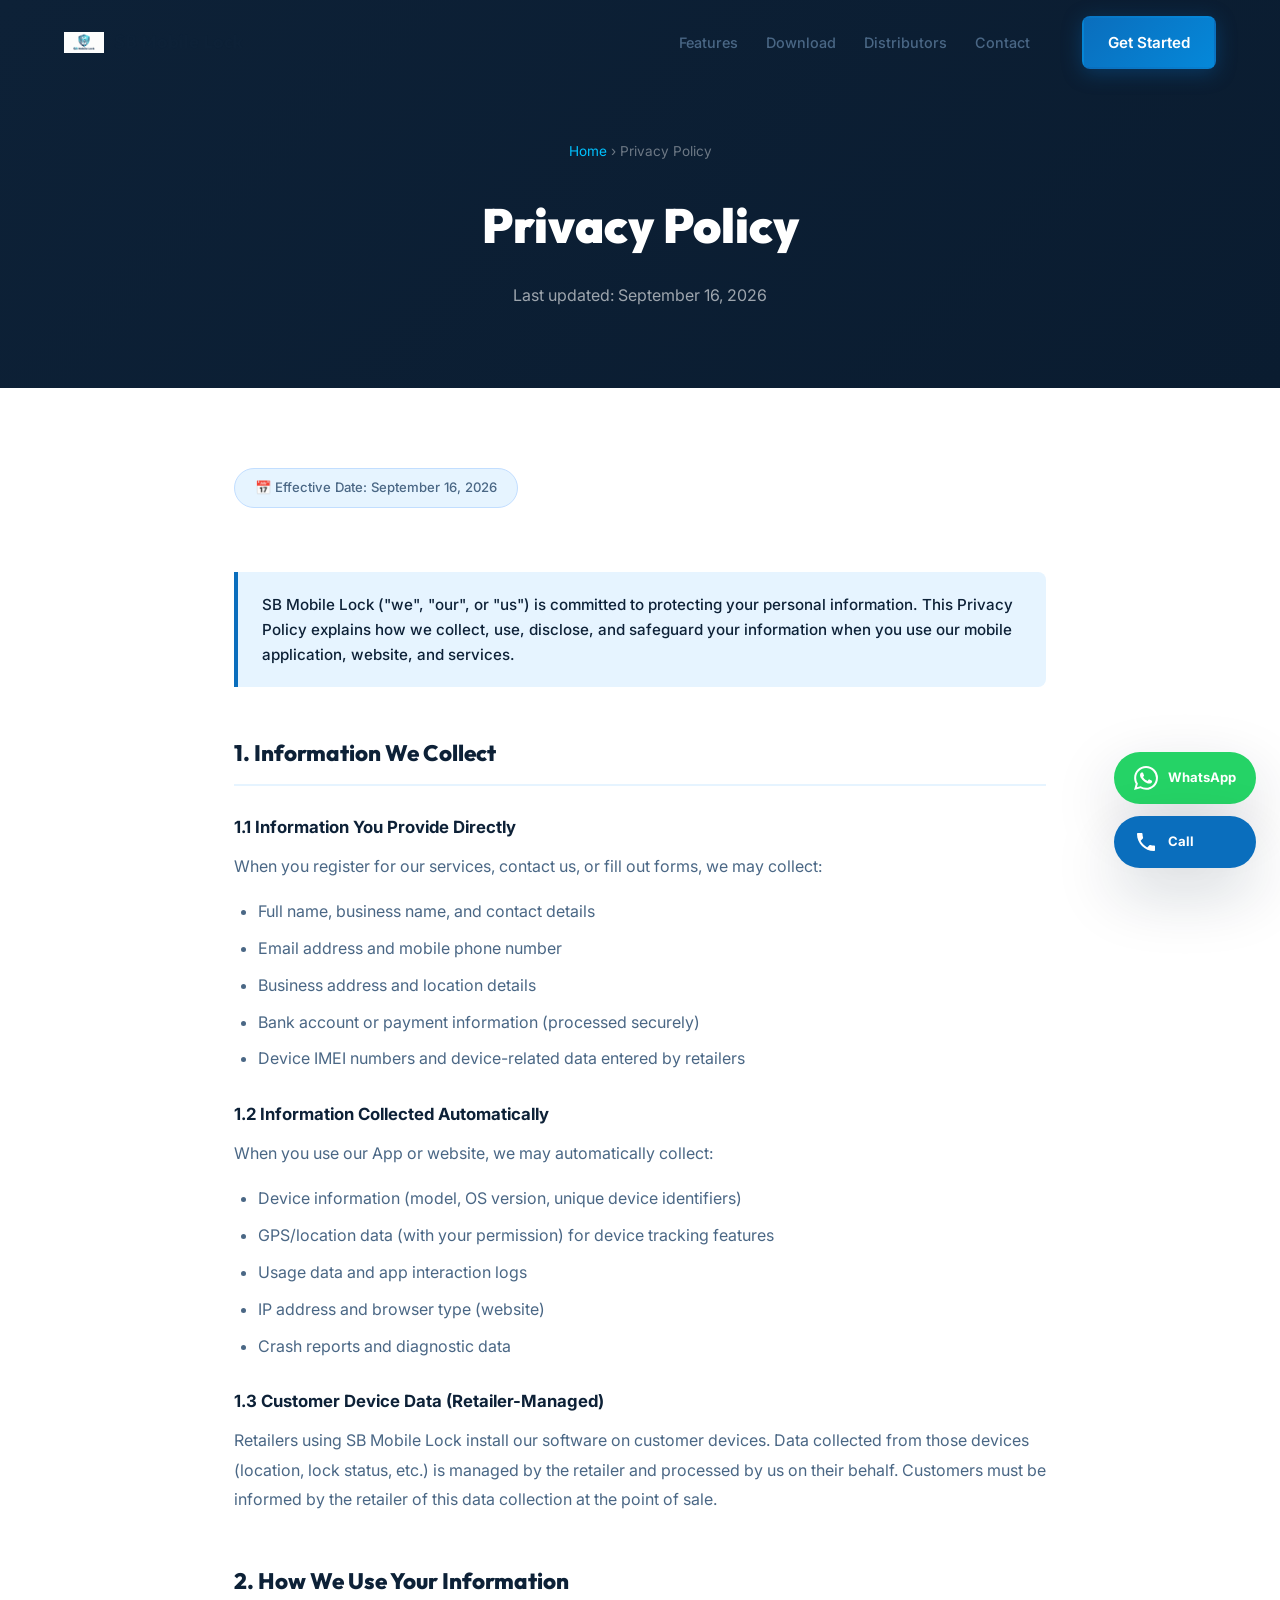
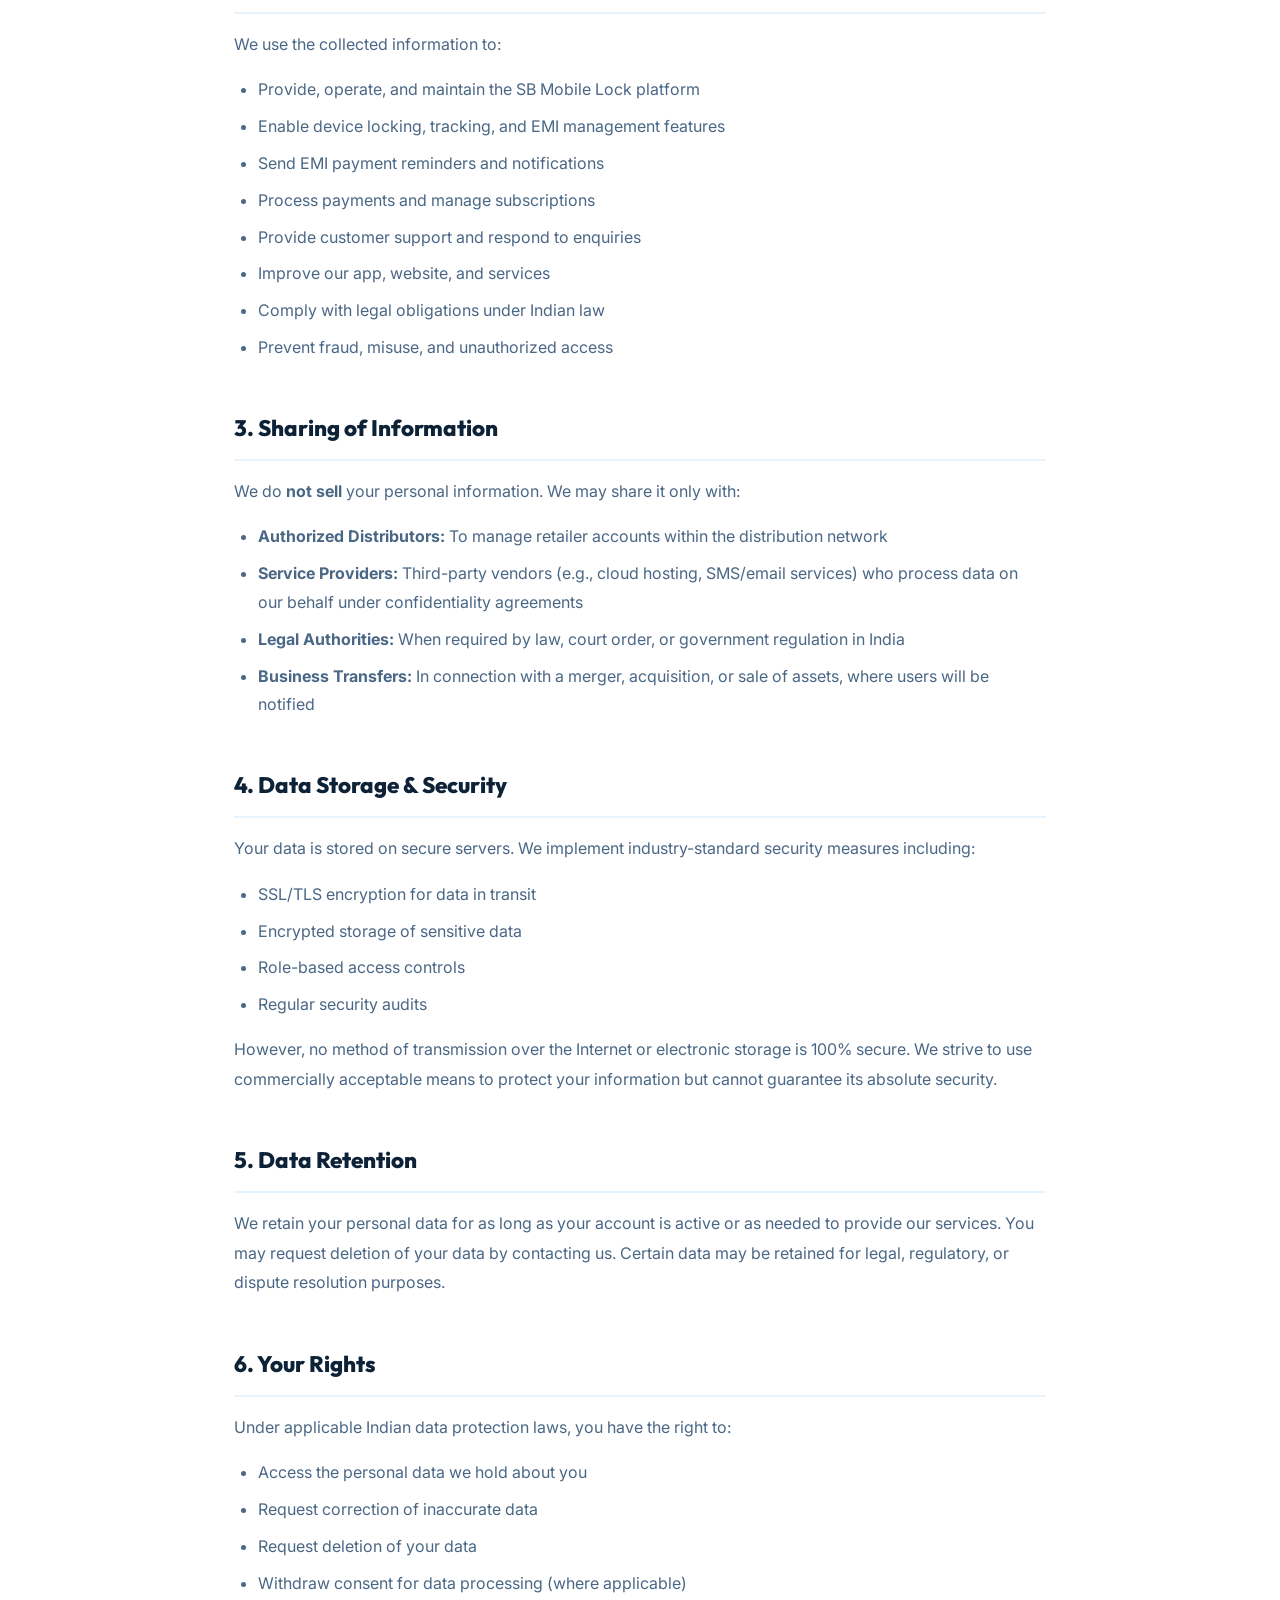
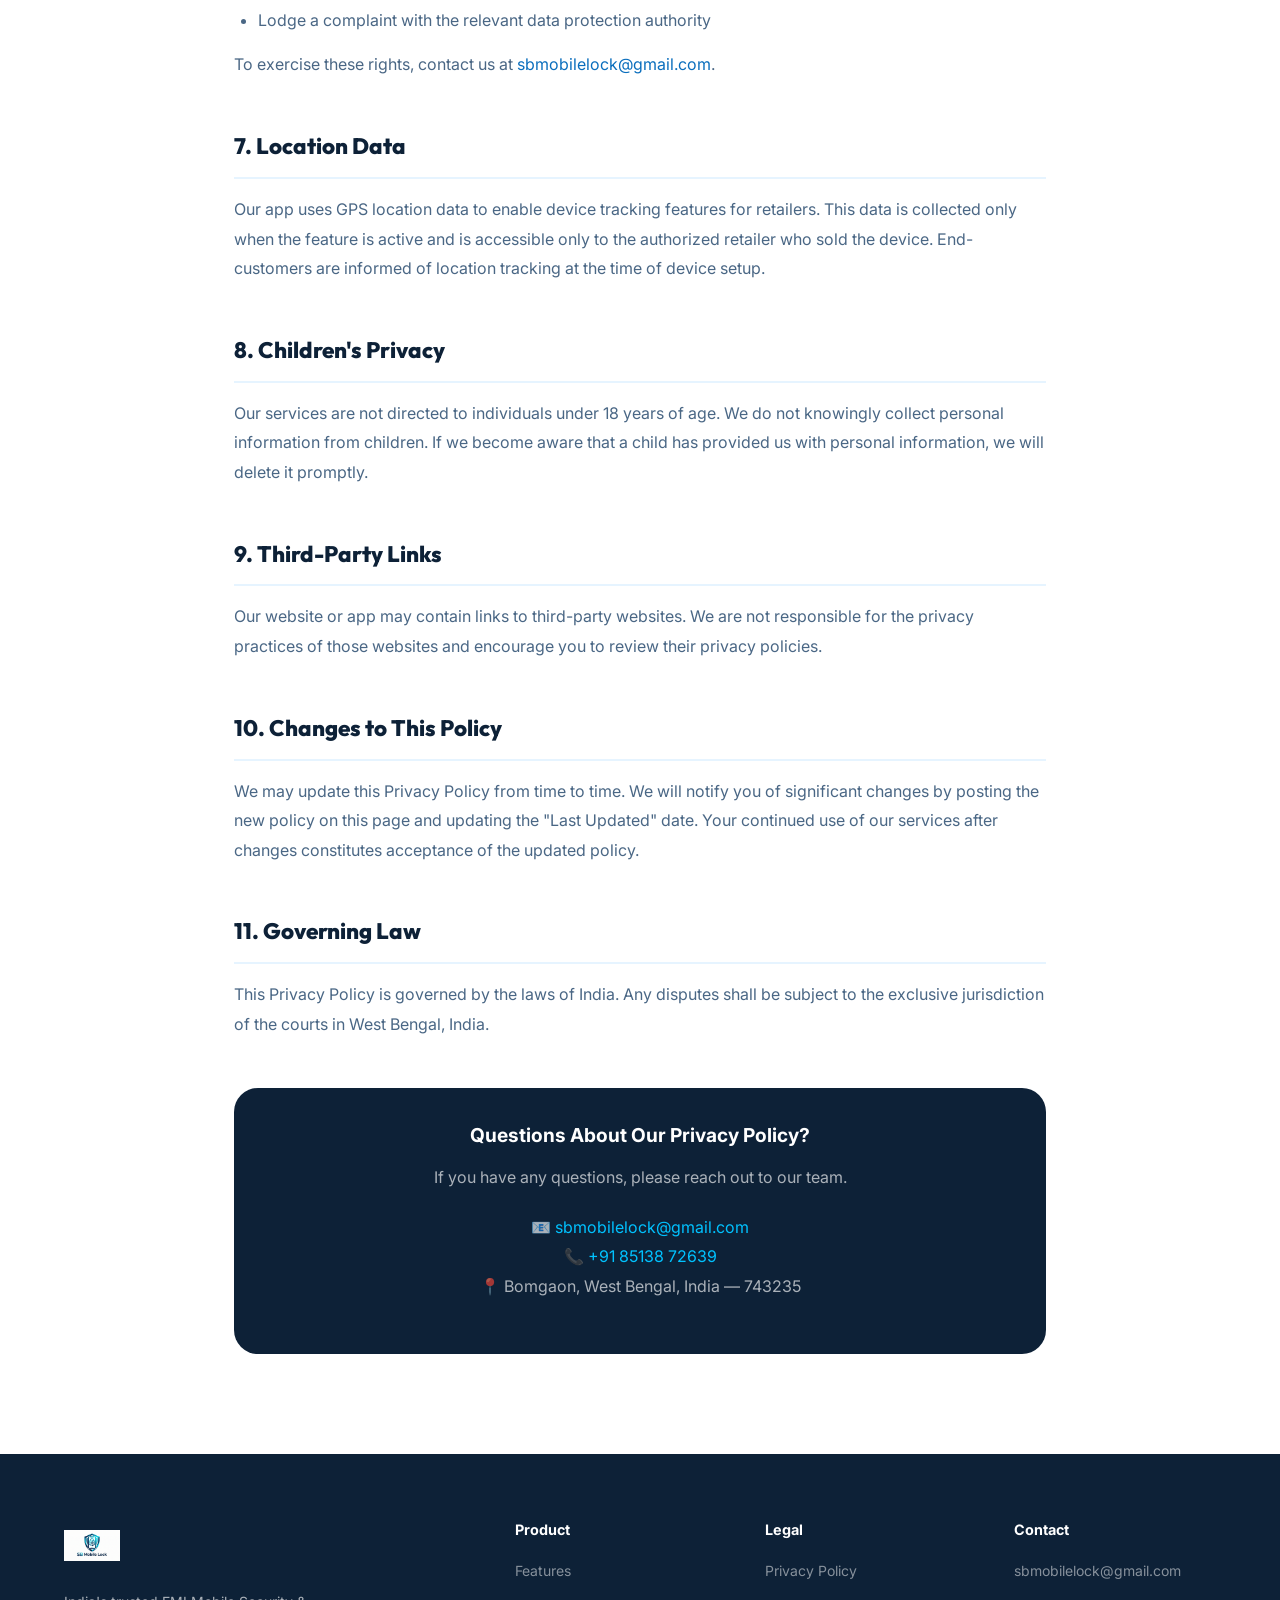
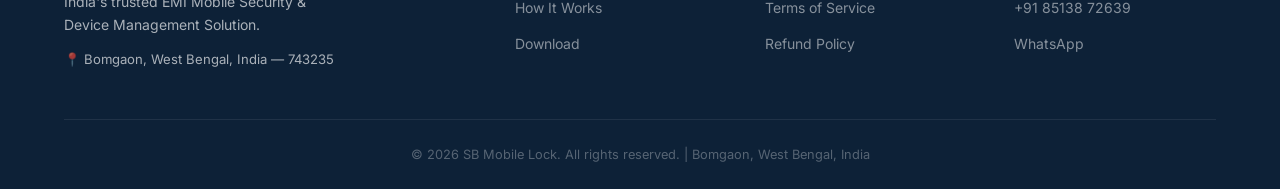
<file: privacy.html>
﻿<!DOCTYPE html>
<html lang="en">
<head>
  <meta charset="UTF-8" />
  <meta name="viewport" content="width=device-width, initial-scale=1.0" />
  <title>Privacy Policy — SB Mobile Lock</title>
  <meta name="description" content="Read the Privacy Policy of SB Mobile Lock. We are committed to protecting your personal information and your right to privacy." />
  <meta name="robots" content="index, follow" />
  <link rel="canonical" href="https://sbmobilelock.in/privacy.html" />
  <link rel="preconnect" href="https://fonts.googleapis.com" />
  <link rel="preconnect" href="https://fonts.gstatic.com" crossorigin />
  <link href="https://fonts.googleapis.com/css2?family=Inter:wght@300;400;500;600;700;800;900&family=Outfit:wght@400;600;700;800;900&display=swap" rel="stylesheet" />
  <link rel="stylesheet" href="css/style.css" />
  <style>
    /* ── Legal Page Styles ── */
    .legal-hero {
      background: linear-gradient(135deg, var(--navy) 0%, #0a1c30 100%);
      padding: 140px 0 80px;
      text-align: center;
    }
    .legal-hero h1 {
      font-family: 'Outfit', sans-serif;
      font-size: clamp(2rem, 4vw, 3rem);
      font-weight: 900;
      color: var(--white);
      margin-bottom: 16px;
    }
    .legal-hero p {
      color: rgba(255,255,255,0.6);
      font-size: 1rem;
    }
    .legal-hero .breadcrumb {
      font-size: 0.85rem;
      color: rgba(255,255,255,0.4);
      margin-bottom: 24px;
    }
    .legal-hero .breadcrumb a { color: var(--cyan); }
    .legal-content {
      max-width: 860px;
      margin: 0 auto;
      padding: 80px 24px 100px;
    }
    .legal-content h2 {
      font-family: 'Outfit', sans-serif;
      font-size: 1.4rem;
      font-weight: 800;
      color: var(--navy);
      margin: 48px 0 16px;
      padding-bottom: 12px;
      border-bottom: 2px solid var(--light-blue);
    }
    .legal-content h3 {
      font-size: 1.05rem;
      font-weight: 700;
      color: var(--navy);
      margin: 28px 0 10px;
    }
    .legal-content p {
      color: var(--text-muted);
      line-height: 1.85;
      margin-bottom: 16px;
    }
    .legal-content ul {
      list-style: disc;
      padding-left: 24px;
      margin-bottom: 16px;
    }
    .legal-content ul li {
      color: var(--text-muted);
      line-height: 1.8;
      margin-bottom: 8px;
    }
    .legal-content a { color: var(--blue); }
    .legal-content a:hover { text-decoration: underline; }
    .legal-highlight {
      background: var(--light-blue);
      border-left: 4px solid var(--blue);
      border-radius: 0 var(--radius-sm) var(--radius-sm) 0;
      padding: 20px 24px;
      margin: 24px 0;
      font-size: 0.95rem;
      color: var(--navy);
      font-weight: 500;
    }
    .legal-updated {
      display: inline-flex;
      align-items: center;
      gap: 8px;
      background: var(--light-blue);
      border: 1px solid var(--mid-blue);
      border-radius: 999px;
      padding: 8px 20px;
      font-size: 0.82rem;
      color: var(--text-muted);
      font-weight: 500;
      margin-bottom: 40px;
    }
    .contact-box {
      background: var(--navy);
      color: white;
      border-radius: var(--radius-lg);
      padding: 32px;
      margin-top: 48px;
      text-align: center;
    }
    .contact-box h3 { color: white; margin: 0 0 12px; font-size: 1.2rem; }
    .contact-box p { color: rgba(255,255,255,0.65); margin-bottom: 20px; }
    .contact-box a { color: var(--cyan); }
  </style>
</head>
<body>

  <!-- NAVBAR -->
  <nav id="navbar" class="navbar scrolled">
    <div class="container nav-container">
      <a href="index.html" class="nav-logo">
        <img src="assets/logo.png" alt="SB Mobile Lock Logo" class="nav-logo-img" />
        <span class="nav-logo-text">SB Mobile Lock</span>
      </a>
      <ul class="nav-links" id="nav-links">
        <li><a href="index.html#features" class="nav-link">Features</a></li>
        <li><a href="index.html#download" class="nav-link">Download</a></li>
        <li><a href="index.html#distributor" class="nav-link">Distributors</a></li>
        <li><a href="index.html#contact" class="nav-link">Contact</a></li>
      </ul>
      <a href="index.html#contact" class="btn btn-primary nav-cta">Get Started</a>
      <button class="hamburger" id="hamburger" aria-label="Open menu">
        <span></span><span></span><span></span>
      </button>
    </div>
  </nav>

  <!-- HERO -->
  <div class="legal-hero">
    <div class="container">
      <p class="breadcrumb"><a href="index.html">Home</a> &rsaquo; Privacy Policy</p>
      <h1>Privacy Policy</h1>
      <p>Last updated: September 16, 2026</p>
    </div>
  </div>

  <!-- CONTENT -->
  <div class="legal-content">
    <div class="legal-updated">📅 Effective Date: September 16, 2026</div>

    <div class="legal-highlight">
      SB Mobile Lock ("we", "our", or "us") is committed to protecting your personal information. This Privacy Policy explains how we collect, use, disclose, and safeguard your information when you use our mobile application, website, and services.
    </div>

    <h2>1. Information We Collect</h2>

    <h3>1.1 Information You Provide Directly</h3>
    <p>When you register for our services, contact us, or fill out forms, we may collect:</p>
    <ul>
      <li>Full name, business name, and contact details</li>
      <li>Email address and mobile phone number</li>
      <li>Business address and location details</li>
      <li>Bank account or payment information (processed securely)</li>
      <li>Device IMEI numbers and device-related data entered by retailers</li>
    </ul>

    <h3>1.2 Information Collected Automatically</h3>
    <p>When you use our App or website, we may automatically collect:</p>
    <ul>
      <li>Device information (model, OS version, unique device identifiers)</li>
      <li>GPS/location data (with your permission) for device tracking features</li>
      <li>Usage data and app interaction logs</li>
      <li>IP address and browser type (website)</li>
      <li>Crash reports and diagnostic data</li>
    </ul>

    <h3>1.3 Customer Device Data (Retailer-Managed)</h3>
    <p>Retailers using SB Mobile Lock install our software on customer devices. Data collected from those devices (location, lock status, etc.) is managed by the retailer and processed by us on their behalf. Customers must be informed by the retailer of this data collection at the point of sale.</p>

    <h2>2. How We Use Your Information</h2>
    <p>We use the collected information to:</p>
    <ul>
      <li>Provide, operate, and maintain the SB Mobile Lock platform</li>
      <li>Enable device locking, tracking, and EMI management features</li>
      <li>Send EMI payment reminders and notifications</li>
      <li>Process payments and manage subscriptions</li>
      <li>Provide customer support and respond to enquiries</li>
      <li>Improve our app, website, and services</li>
      <li>Comply with legal obligations under Indian law</li>
      <li>Prevent fraud, misuse, and unauthorized access</li>
    </ul>

    <h2>3. Sharing of Information</h2>
    <p>We do <strong>not sell</strong> your personal information. We may share it only with:</p>
    <ul>
      <li><strong>Authorized Distributors:</strong> To manage retailer accounts within the distribution network</li>
      <li><strong>Service Providers:</strong> Third-party vendors (e.g., cloud hosting, SMS/email services) who process data on our behalf under confidentiality agreements</li>
      <li><strong>Legal Authorities:</strong> When required by law, court order, or government regulation in India</li>
      <li><strong>Business Transfers:</strong> In connection with a merger, acquisition, or sale of assets, where users will be notified</li>
    </ul>

    <h2>4. Data Storage & Security</h2>
    <p>Your data is stored on secure servers. We implement industry-standard security measures including:</p>
    <ul>
      <li>SSL/TLS encryption for data in transit</li>
      <li>Encrypted storage of sensitive data</li>
      <li>Role-based access controls</li>
      <li>Regular security audits</li>
    </ul>
    <p>However, no method of transmission over the Internet or electronic storage is 100% secure. We strive to use commercially acceptable means to protect your information but cannot guarantee its absolute security.</p>

    <h2>5. Data Retention</h2>
    <p>We retain your personal data for as long as your account is active or as needed to provide our services. You may request deletion of your data by contacting us. Certain data may be retained for legal, regulatory, or dispute resolution purposes.</p>

    <h2>6. Your Rights</h2>
    <p>Under applicable Indian data protection laws, you have the right to:</p>
    <ul>
      <li>Access the personal data we hold about you</li>
      <li>Request correction of inaccurate data</li>
      <li>Request deletion of your data</li>
      <li>Withdraw consent for data processing (where applicable)</li>
      <li>Lodge a complaint with the relevant data protection authority</li>
    </ul>
    <p>To exercise these rights, contact us at <a href="mailto:sbmobilelock@gmail.com">sbmobilelock@gmail.com</a>.</p>

    <h2>7. Location Data</h2>
    <p>Our app uses GPS location data to enable device tracking features for retailers. This data is collected only when the feature is active and is accessible only to the authorized retailer who sold the device. End-customers are informed of location tracking at the time of device setup.</p>

    <h2>8. Children's Privacy</h2>
    <p>Our services are not directed to individuals under 18 years of age. We do not knowingly collect personal information from children. If we become aware that a child has provided us with personal information, we will delete it promptly.</p>

    <h2>9. Third-Party Links</h2>
    <p>Our website or app may contain links to third-party websites. We are not responsible for the privacy practices of those websites and encourage you to review their privacy policies.</p>

    <h2>10. Changes to This Policy</h2>
    <p>We may update this Privacy Policy from time to time. We will notify you of significant changes by posting the new policy on this page and updating the "Last Updated" date. Your continued use of our services after changes constitutes acceptance of the updated policy.</p>

    <h2>11. Governing Law</h2>
    <p>This Privacy Policy is governed by the laws of India. Any disputes shall be subject to the exclusive jurisdiction of the courts in West Bengal, India.</p>

    <div class="contact-box">
      <h3>Questions About Our Privacy Policy?</h3>
      <p>If you have any questions, please reach out to our team.</p>
      <p>
        📧 <a href="mailto:sbmobilelock@gmail.com">sbmobilelock@gmail.com</a><br />
        📞 <a href="tel:+918513872639">+91 85138 72639</a><br />
        📍 Bomgaon, West Bengal, India — 743235
      </p>
    </div>
  </div>

  <!-- FOOTER -->
  <footer class="footer">
    <div class="container">
      <div class="footer-grid">
        <div class="footer-brand">
          <img src="assets/logo.png" alt="SB Mobile Lock" class="footer-logo" />
          <p class="footer-desc">India's trusted EMI Mobile Security & Device Management Solution.</p>
          <p class="footer-address">📍 Bomgaon, West Bengal, India — 743235</p>
        </div>
        <div class="footer-links-group">
          <h4>Product</h4>
          <ul>
            <li><a href="index.html#features">Features</a></li>
            <li><a href="index.html#how-it-works">How It Works</a></li>
            <li><a href="index.html#download">Download</a></li>
          </ul>
        </div>
        <div class="footer-links-group">
          <h4>Legal</h4>
          <ul>
            <li><a href="privacy.html">Privacy Policy</a></li>
            <li><a href="terms.html">Terms of Service</a></li>
            <li><a href="refund.html">Refund Policy</a></li>
          </ul>
        </div>
        <div class="footer-links-group">
          <h4>Contact</h4>
          <ul>
            <li><a href="mailto:sbmobilelock@gmail.com">sbmobilelock@gmail.com</a></li>
            <li><a href="tel:+918513872639">+91 85138 72639</a></li>
            <li><a href="https://wa.me/918513872639" target="_blank">WhatsApp</a></li>
          </ul>
        </div>
      </div>
      <div class="footer-bottom">
        <p>© 2026 SB Mobile Lock. All rights reserved. | Bomgaon, West Bengal, India</p>
      </div>
    </div>
  </footer>

  <!-- STICKY BUTTONS -->
  <div class="sticky-btns">
    <a href="https://wa.me/918513872639" target="_blank" class="sticky-btn sticky-wa" aria-label="WhatsApp">
      <svg width="24" height="24" viewBox="0 0 24 24" fill="currentColor"><path d="M17.472 14.382c-.297-.149-1.758-.867-2.03-.967-.273-.099-.471-.148-.67.15-.197.297-.767.966-.94 1.164-.173.199-.347.223-.644.075-.297-.15-1.255-.463-2.39-1.475-.883-.788-1.48-1.761-1.653-2.059-.173-.297-.018-.458.13-.606.134-.133.298-.347.446-.52.149-.174.198-.298.298-.497.099-.198.05-.371-.025-.52-.075-.149-.669-1.612-.916-2.207-.242-.579-.487-.5-.669-.51-.173-.008-.371-.01-.57-.01-.198 0-.52.074-.792.372-.272.297-1.04 1.016-1.04 2.479 0 1.462 1.065 2.875 1.213 3.074.149.198 2.096 3.2 5.077 4.487.709.306 1.262.489 1.694.625.712.227 1.36.195 1.871.118.571-.085 1.758-.719 2.006-1.413.248-.694.248-1.289.173-1.413-.074-.124-.272-.198-.57-.347m-5.421 7.403h-.004a9.87 9.87 0 01-5.031-1.378l-.361-.214-3.741.982.998-3.648-.235-.374a9.86 9.86 0 01-1.51-5.26c.001-5.45 4.436-9.884 9.888-9.884 2.64 0 5.122 1.03 6.988 2.898a9.825 9.825 0 012.893 6.994c-.003 5.45-4.437 9.884-9.885 9.884m8.413-18.297A11.815 11.815 0 0012.05 0C5.495 0 .16 5.335.157 11.892c0 2.096.547 4.142 1.588 5.945L.057 24l6.305-1.654a11.882 11.882 0 005.683 1.448h.005c6.554 0 11.89-5.335 11.893-11.893a11.821 11.821 0 00-3.48-8.413Z"/></svg>
      <span class="sticky-label">WhatsApp</span>
    </a>
    <a href="tel:+918513872639" class="sticky-btn sticky-call" aria-label="Call">
      <svg width="24" height="24" viewBox="0 0 24 24" fill="none"><path d="M6.62 10.79c1.44 2.83 3.76 5.14 6.59 6.59l2.2-2.2c.27-.27.67-.36 1.02-.24 1.12.37 2.33.57 3.57.57.55 0 1 .45 1 1V20c0 .55-.45 1-1 1-9.39 0-17-7.61-17-17 0-.55.45-1 1-1h3.5c.55 0 1 .45 1 1 0 1.25.2 2.45.57 3.57.11.35.03.74-.25 1.02l-2.2 2.2z" fill="currentColor"/></svg>
      <span class="sticky-label">Call</span>
    </a>
  </div>

  <script>
    // Navbar scroll
    window.addEventListener('scroll', () => {
      document.getElementById('navbar').classList.toggle('scrolled', window.scrollY > 10);
    });
    // Hamburger
    document.getElementById('hamburger').addEventListener('click', function() {
      document.getElementById('nav-links').classList.toggle('open');
    });
  </script>
</body>
</html>
</file>
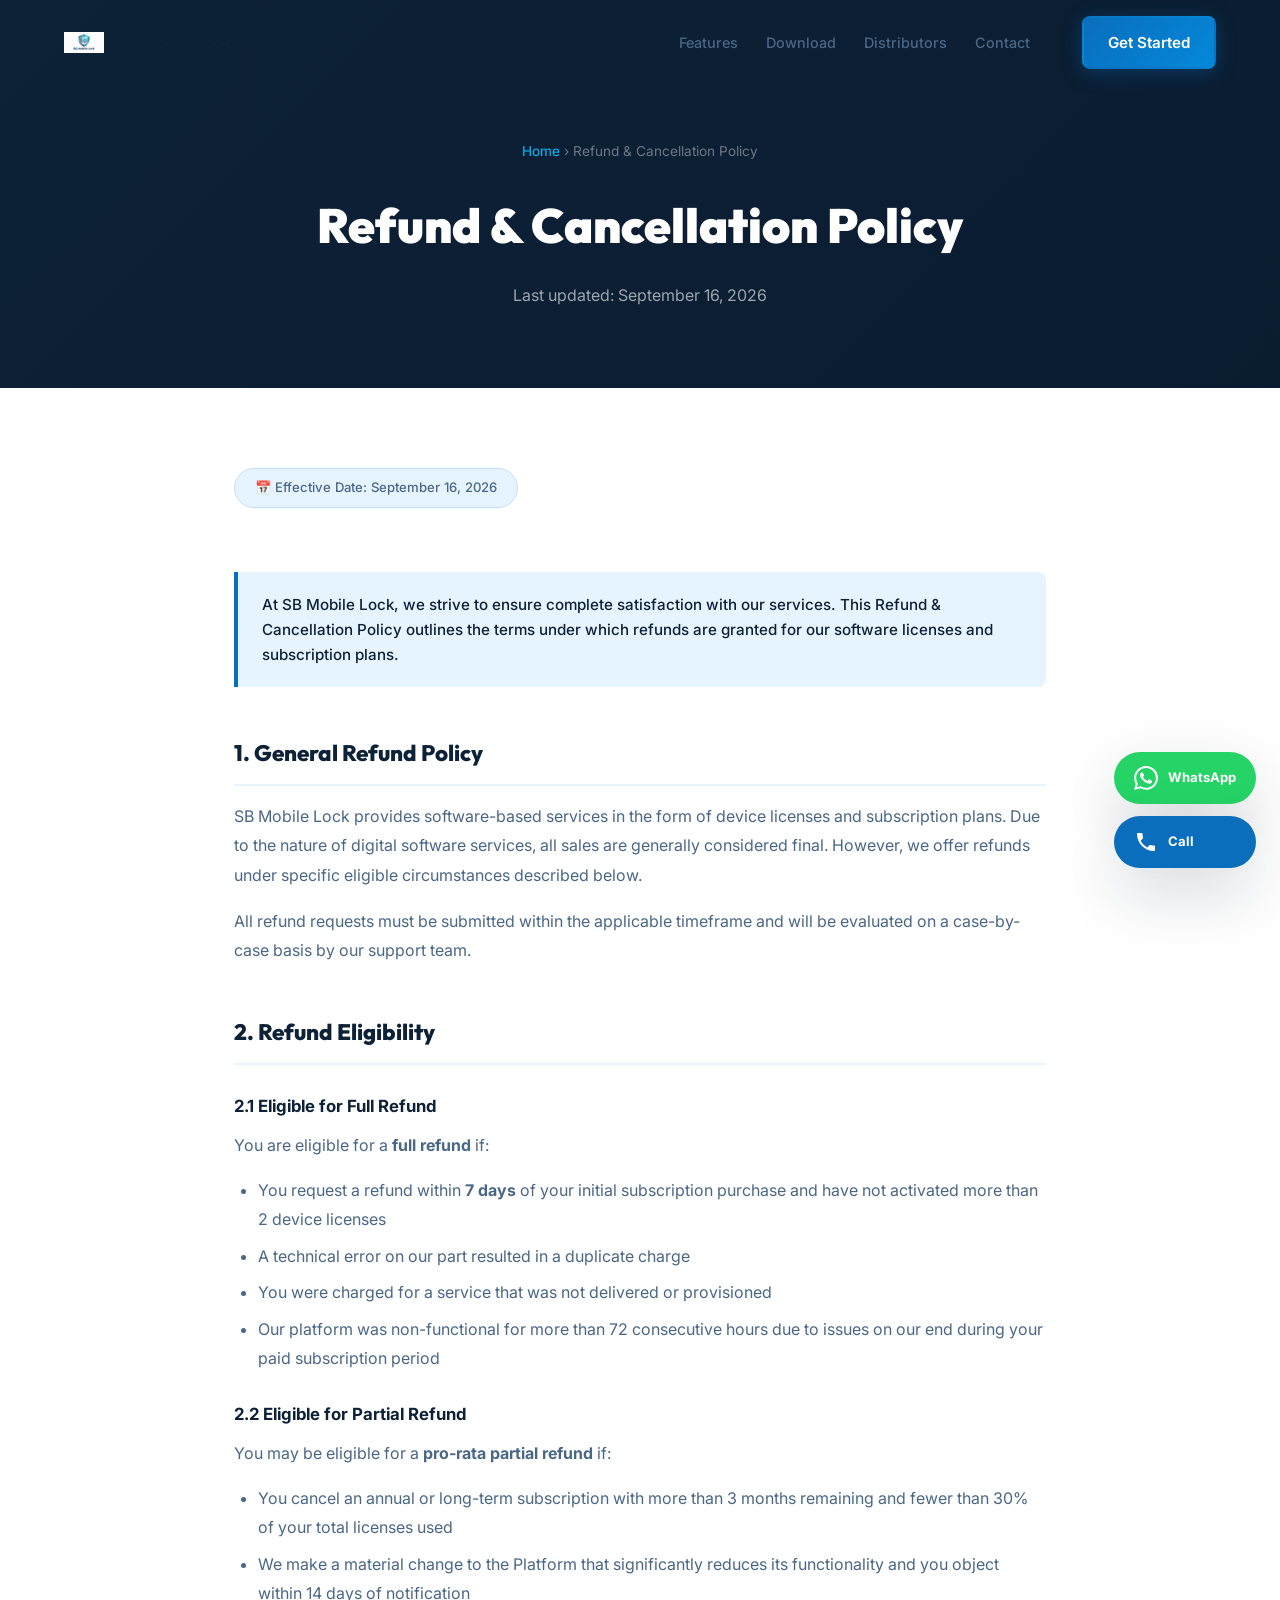
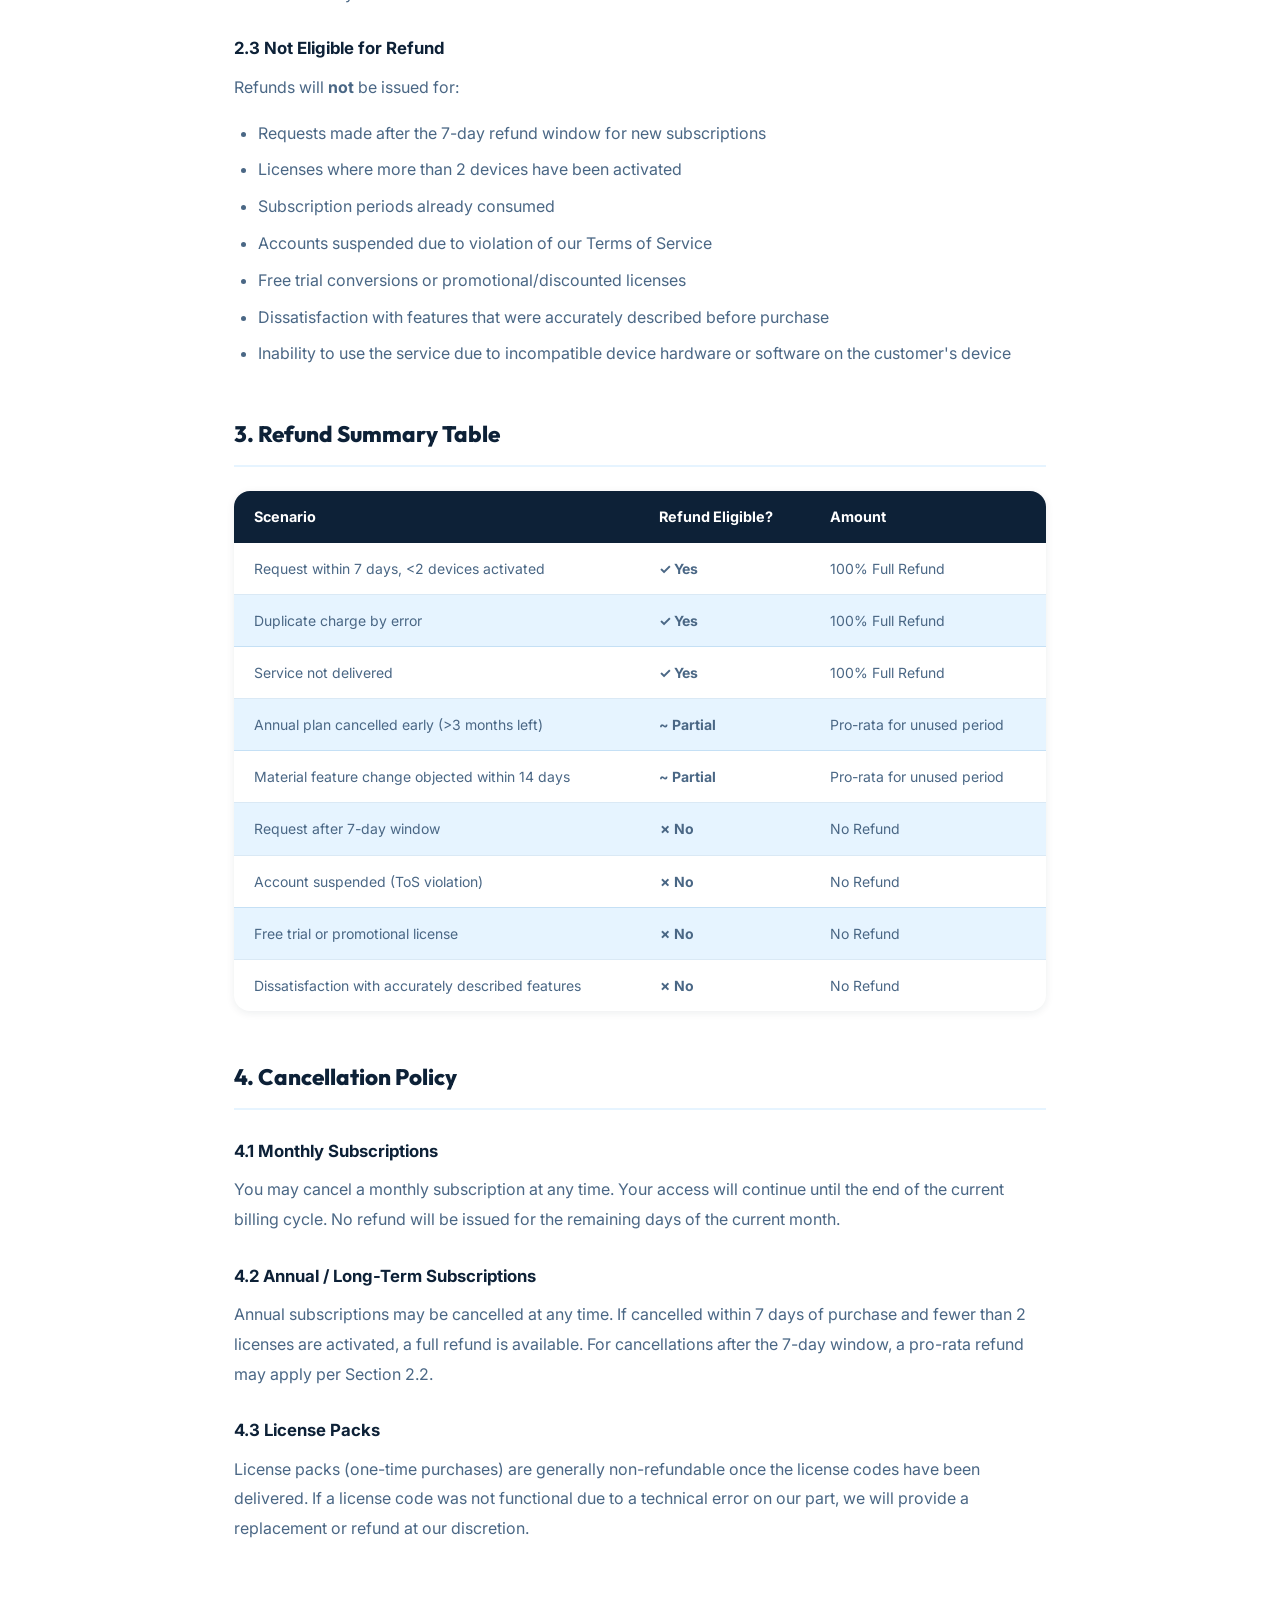
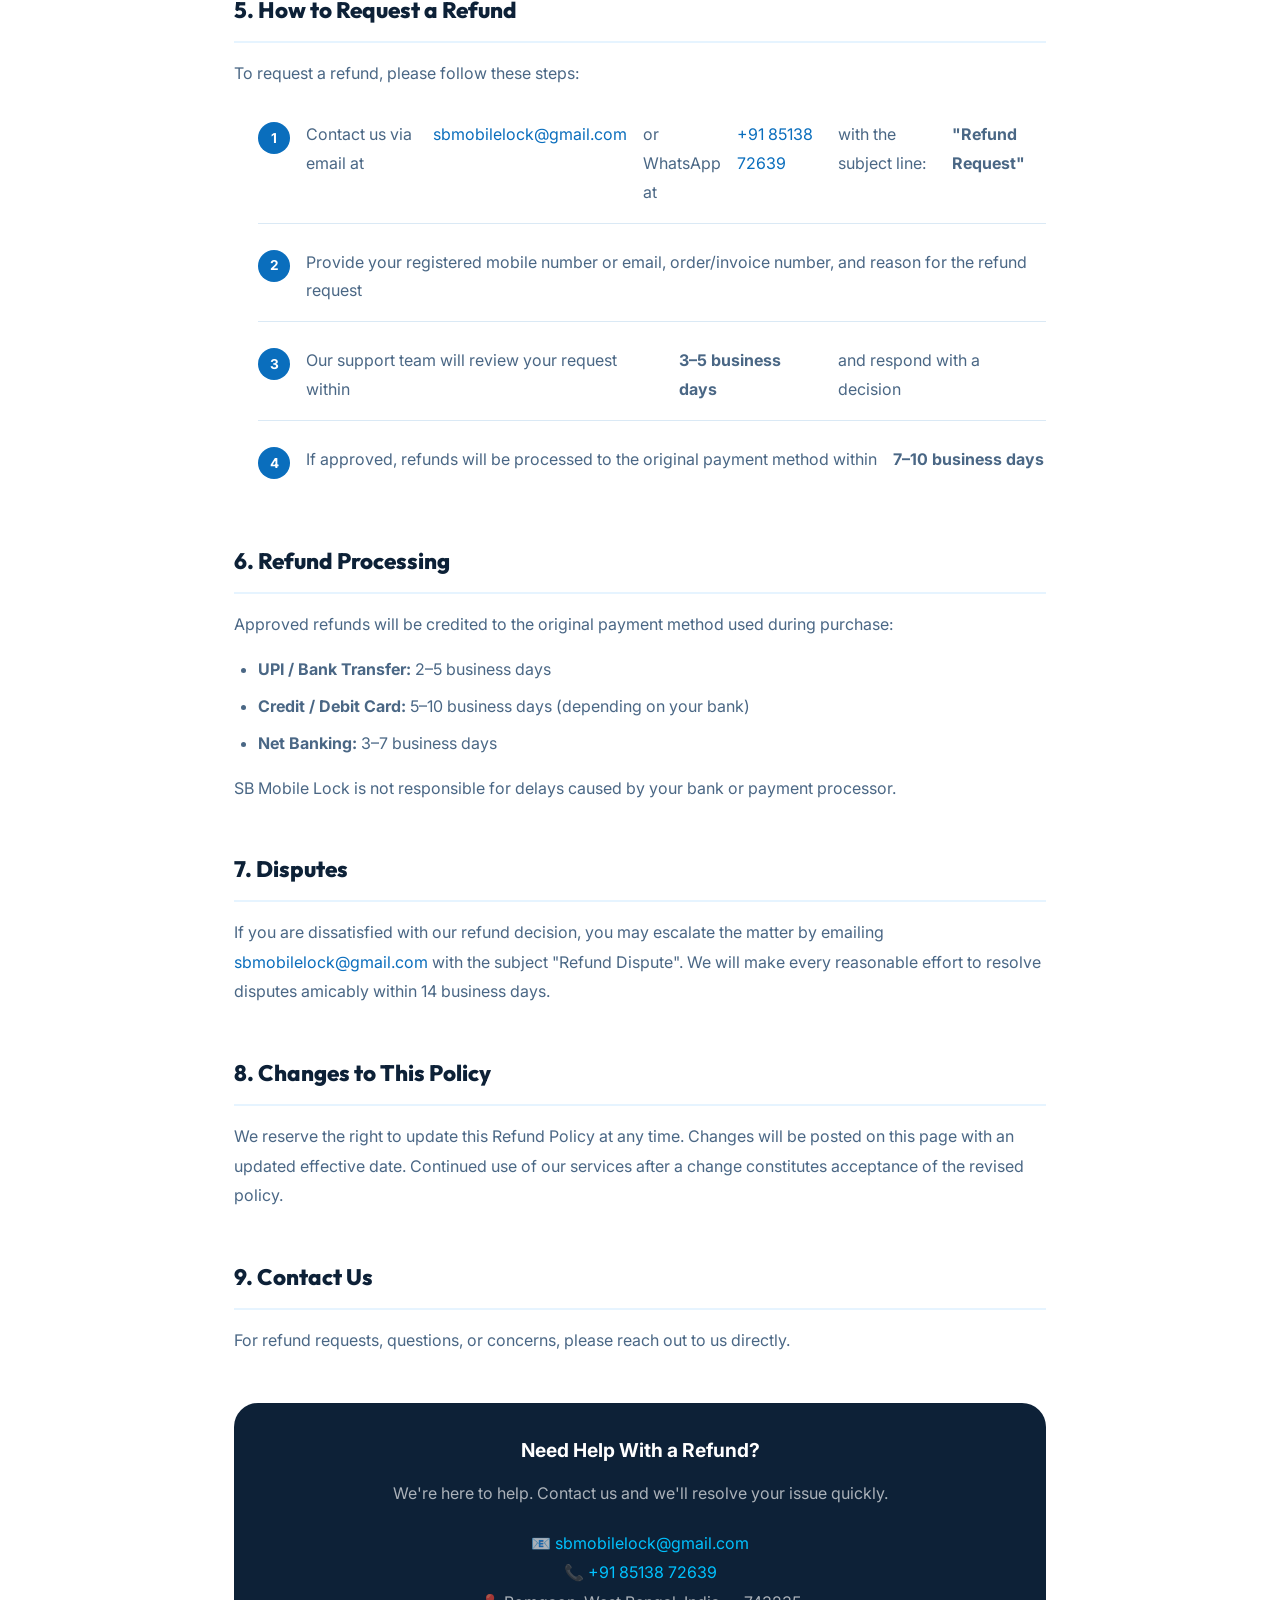
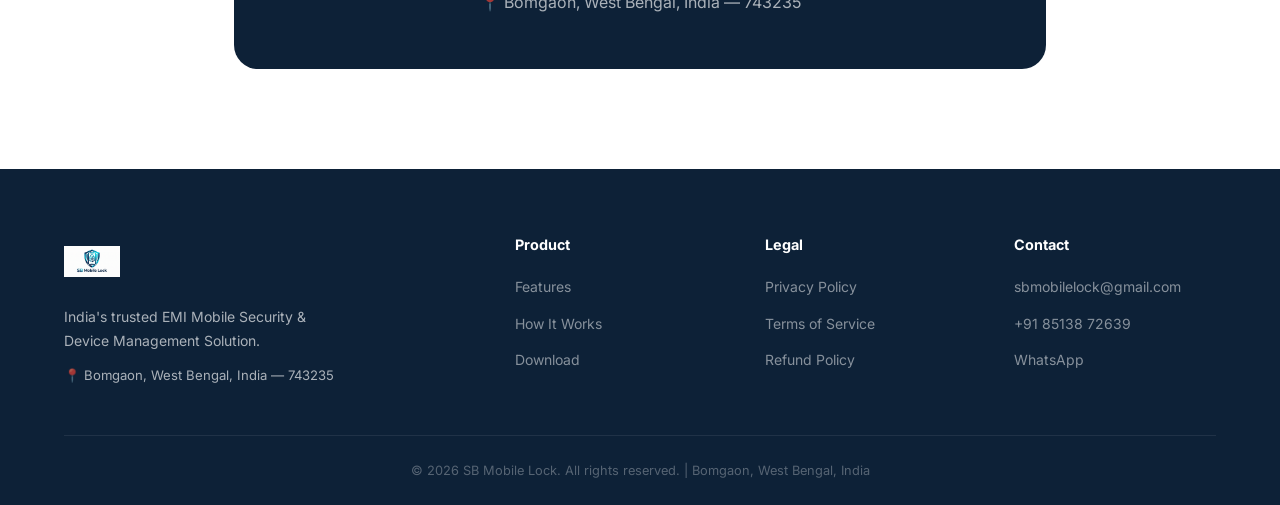
<file: refund.html>
﻿<!DOCTYPE html>
<html lang="en">
<head>
  <meta charset="UTF-8" />
  <meta name="viewport" content="width=device-width, initial-scale=1.0" />
  <title>Refund Policy — SB Mobile Lock</title>
  <meta name="description" content="Read the Refund & Cancellation Policy of SB Mobile Lock. Understand our subscription refund terms, eligibility, and the process to request a refund." />
  <meta name="robots" content="index, follow" />
  <link rel="canonical" href="https://sbmobilelock.in/refund.html" />
  <link rel="preconnect" href="https://fonts.googleapis.com" />
  <link rel="preconnect" href="https://fonts.gstatic.com" crossorigin />
  <link href="https://fonts.googleapis.com/css2?family=Inter:wght@300;400;500;600;700;800;900&family=Outfit:wght@400;600;700;800;900&display=swap" rel="stylesheet" />
  <link rel="stylesheet" href="css/style.css" />
  <style>
    .legal-hero {
      background: linear-gradient(135deg, var(--navy) 0%, #0a1c30 100%);
      padding: 140px 0 80px;
      text-align: center;
    }
    .legal-hero h1 {
      font-family: 'Outfit', sans-serif;
      font-size: clamp(2rem, 4vw, 3rem);
      font-weight: 900;
      color: var(--white);
      margin-bottom: 16px;
    }
    .legal-hero p { color: rgba(255,255,255,0.6); font-size: 1rem; }
    .legal-hero .breadcrumb { font-size: 0.85rem; color: rgba(255,255,255,0.4); margin-bottom: 24px; }
    .legal-hero .breadcrumb a { color: var(--cyan); }
    .legal-content { max-width: 860px; margin: 0 auto; padding: 80px 24px 100px; }
    .legal-content h2 {
      font-family: 'Outfit', sans-serif;
      font-size: 1.4rem;
      font-weight: 800;
      color: var(--navy);
      margin: 48px 0 16px;
      padding-bottom: 12px;
      border-bottom: 2px solid var(--light-blue);
    }
    .legal-content h3 { font-size: 1.05rem; font-weight: 700; color: var(--navy); margin: 28px 0 10px; }
    .legal-content p { color: var(--text-muted); line-height: 1.85; margin-bottom: 16px; }
    .legal-content ul { list-style: disc; padding-left: 24px; margin-bottom: 16px; }
    .legal-content ul li { color: var(--text-muted); line-height: 1.8; margin-bottom: 8px; }
    .legal-content a { color: var(--blue); }
    .legal-content a:hover { text-decoration: underline; }
    .legal-highlight {
      background: var(--light-blue);
      border-left: 4px solid var(--blue);
      border-radius: 0 var(--radius-sm) var(--radius-sm) 0;
      padding: 20px 24px;
      margin: 24px 0;
      font-size: 0.95rem;
      color: var(--navy);
      font-weight: 500;
    }
    .legal-updated {
      display: inline-flex;
      align-items: center;
      gap: 8px;
      background: var(--light-blue);
      border: 1px solid var(--mid-blue);
      border-radius: 999px;
      padding: 8px 20px;
      font-size: 0.82rem;
      color: var(--text-muted);
      font-weight: 500;
      margin-bottom: 40px;
    }
    .refund-table {
      width: 100%;
      border-collapse: collapse;
      margin: 24px 0;
      border-radius: var(--radius-md);
      overflow: hidden;
      box-shadow: var(--shadow-sm);
    }
    .refund-table th {
      background: var(--navy);
      color: white;
      padding: 14px 20px;
      text-align: left;
      font-size: 0.9rem;
      font-weight: 700;
    }
    .refund-table td {
      padding: 14px 20px;
      font-size: 0.875rem;
      color: var(--text-muted);
      border-bottom: 1px solid var(--border);
      vertical-align: top;
    }
    .refund-table tr:nth-child(even) td { background: var(--light-blue); }
    .refund-table tr:last-child td { border-bottom: none; }
    .status-yes { color: #16a34a; font-weight: 700; }
    .status-no { color: #dc2626; font-weight: 700; }
    .status-partial { color: #d97706; font-weight: 700; }
    .contact-box {
      background: var(--navy);
      color: white;
      border-radius: var(--radius-lg);
      padding: 32px;
      margin-top: 48px;
      text-align: center;
    }
    .contact-box h3 { color: white; margin: 0 0 12px; font-size: 1.2rem; }
    .contact-box p { color: rgba(255,255,255,0.65); margin-bottom: 20px; }
    .contact-box a { color: var(--cyan); }
    .steps-list { counter-reset: steps; list-style: none; padding: 0; }
    .steps-list li {
      counter-increment: steps;
      display: flex;
      gap: 16px;
      align-items: flex-start;
      padding: 16px 0;
      border-bottom: 1px solid var(--border);
      color: var(--text-muted);
      line-height: 1.7;
    }
    .steps-list li:last-child { border-bottom: none; }
    .steps-list li::before {
      content: counter(steps);
      min-width: 32px;
      height: 32px;
      background: var(--blue);
      color: white;
      border-radius: 50%;
      display: flex;
      align-items: center;
      justify-content: center;
      font-size: 0.85rem;
      font-weight: 700;
      flex-shrink: 0;
      margin-top: 2px;
    }
  </style>
</head>
<body>

  <!-- NAVBAR -->
  <nav id="navbar" class="navbar scrolled">
    <div class="container nav-container">
      <a href="index.html" class="nav-logo">
        <img src="assets/logo.png" alt="SB Mobile Lock Logo" class="nav-logo-img" />
        <span class="nav-logo-text">SB Mobile Lock</span>
      </a>
      <ul class="nav-links" id="nav-links">
        <li><a href="index.html#features" class="nav-link">Features</a></li>
        <li><a href="index.html#download" class="nav-link">Download</a></li>
        <li><a href="index.html#distributor" class="nav-link">Distributors</a></li>
        <li><a href="index.html#contact" class="nav-link">Contact</a></li>
      </ul>
      <a href="index.html#contact" class="btn btn-primary nav-cta">Get Started</a>
      <button class="hamburger" id="hamburger" aria-label="Open menu">
        <span></span><span></span><span></span>
      </button>
    </div>
  </nav>

  <!-- HERO -->
  <div class="legal-hero">
    <div class="container">
      <p class="breadcrumb"><a href="index.html">Home</a> &rsaquo; Refund &amp; Cancellation Policy</p>
      <h1>Refund &amp; Cancellation Policy</h1>
      <p>Last updated: September 16, 2026</p>
    </div>
  </div>

  <!-- CONTENT -->
  <div class="legal-content">
    <div class="legal-updated">📅 Effective Date: September 16, 2026</div>

    <div class="legal-highlight">
      At SB Mobile Lock, we strive to ensure complete satisfaction with our services. This Refund &amp; Cancellation Policy outlines the terms under which refunds are granted for our software licenses and subscription plans.
    </div>

    <h2>1. General Refund Policy</h2>
    <p>SB Mobile Lock provides software-based services in the form of device licenses and subscription plans. Due to the nature of digital software services, all sales are generally considered final. However, we offer refunds under specific eligible circumstances described below.</p>
    <p>All refund requests must be submitted within the applicable timeframe and will be evaluated on a case-by-case basis by our support team.</p>

    <h2>2. Refund Eligibility</h2>

    <h3>2.1 Eligible for Full Refund</h3>
    <p>You are eligible for a <strong>full refund</strong> if:</p>
    <ul>
      <li>You request a refund within <strong>7 days</strong> of your initial subscription purchase and have not activated more than 2 device licenses</li>
      <li>A technical error on our part resulted in a duplicate charge</li>
      <li>You were charged for a service that was not delivered or provisioned</li>
      <li>Our platform was non-functional for more than 72 consecutive hours due to issues on our end during your paid subscription period</li>
    </ul>

    <h3>2.2 Eligible for Partial Refund</h3>
    <p>You may be eligible for a <strong>pro-rata partial refund</strong> if:</p>
    <ul>
      <li>You cancel an annual or long-term subscription with more than 3 months remaining and fewer than 30% of your total licenses used</li>
      <li>We make a material change to the Platform that significantly reduces its functionality and you object within 14 days of notification</li>
    </ul>

    <h3>2.3 Not Eligible for Refund</h3>
    <p>Refunds will <strong>not</strong> be issued for:</p>
    <ul>
      <li>Requests made after the 7-day refund window for new subscriptions</li>
      <li>Licenses where more than 2 devices have been activated</li>
      <li>Subscription periods already consumed</li>
      <li>Accounts suspended due to violation of our Terms of Service</li>
      <li>Free trial conversions or promotional/discounted licenses</li>
      <li>Dissatisfaction with features that were accurately described before purchase</li>
      <li>Inability to use the service due to incompatible device hardware or software on the customer's device</li>
    </ul>

    <h2>3. Refund Summary Table</h2>
    <table class="refund-table">
      <thead>
        <tr>
          <th>Scenario</th>
          <th>Refund Eligible?</th>
          <th>Amount</th>
        </tr>
      </thead>
      <tbody>
        <tr>
          <td>Request within 7 days, &lt;2 devices activated</td>
          <td class="status-yes">✓ Yes</td>
          <td>100% Full Refund</td>
        </tr>
        <tr>
          <td>Duplicate charge by error</td>
          <td class="status-yes">✓ Yes</td>
          <td>100% Full Refund</td>
        </tr>
        <tr>
          <td>Service not delivered</td>
          <td class="status-yes">✓ Yes</td>
          <td>100% Full Refund</td>
        </tr>
        <tr>
          <td>Annual plan cancelled early (&gt;3 months left)</td>
          <td class="status-partial">~ Partial</td>
          <td>Pro-rata for unused period</td>
        </tr>
        <tr>
          <td>Material feature change objected within 14 days</td>
          <td class="status-partial">~ Partial</td>
          <td>Pro-rata for unused period</td>
        </tr>
        <tr>
          <td>Request after 7-day window</td>
          <td class="status-no">✗ No</td>
          <td>No Refund</td>
        </tr>
        <tr>
          <td>Account suspended (ToS violation)</td>
          <td class="status-no">✗ No</td>
          <td>No Refund</td>
        </tr>
        <tr>
          <td>Free trial or promotional license</td>
          <td class="status-no">✗ No</td>
          <td>No Refund</td>
        </tr>
        <tr>
          <td>Dissatisfaction with accurately described features</td>
          <td class="status-no">✗ No</td>
          <td>No Refund</td>
        </tr>
      </tbody>
    </table>

    <h2>4. Cancellation Policy</h2>

    <h3>4.1 Monthly Subscriptions</h3>
    <p>You may cancel a monthly subscription at any time. Your access will continue until the end of the current billing cycle. No refund will be issued for the remaining days of the current month.</p>

    <h3>4.2 Annual / Long-Term Subscriptions</h3>
    <p>Annual subscriptions may be cancelled at any time. If cancelled within 7 days of purchase and fewer than 2 licenses are activated, a full refund is available. For cancellations after the 7-day window, a pro-rata refund may apply per Section 2.2.</p>

    <h3>4.3 License Packs</h3>
    <p>License packs (one-time purchases) are generally non-refundable once the license codes have been delivered. If a license code was not functional due to a technical error on our part, we will provide a replacement or refund at our discretion.</p>

    <h2>5. How to Request a Refund</h2>
    <p>To request a refund, please follow these steps:</p>
    <ul class="steps-list">
      <li>Contact us via email at <a href="mailto:sbmobilelock@gmail.com">sbmobilelock@gmail.com</a> or WhatsApp at <a href="https://wa.me/918513872639">+91 85138 72639</a> with the subject line: <strong>"Refund Request"</strong></li>
      <li>Provide your registered mobile number or email, order/invoice number, and reason for the refund request</li>
      <li>Our support team will review your request within <strong>3–5 business days</strong> and respond with a decision</li>
      <li>If approved, refunds will be processed to the original payment method within <strong>7–10 business days</strong></li>
    </ul>

    <h2>6. Refund Processing</h2>
    <p>Approved refunds will be credited to the original payment method used during purchase:</p>
    <ul>
      <li><strong>UPI / Bank Transfer:</strong> 2–5 business days</li>
      <li><strong>Credit / Debit Card:</strong> 5–10 business days (depending on your bank)</li>
      <li><strong>Net Banking:</strong> 3–7 business days</li>
    </ul>
    <p>SB Mobile Lock is not responsible for delays caused by your bank or payment processor.</p>

    <h2>7. Disputes</h2>
    <p>If you are dissatisfied with our refund decision, you may escalate the matter by emailing <a href="mailto:sbmobilelock@gmail.com">sbmobilelock@gmail.com</a> with the subject "Refund Dispute". We will make every reasonable effort to resolve disputes amicably within 14 business days.</p>

    <h2>8. Changes to This Policy</h2>
    <p>We reserve the right to update this Refund Policy at any time. Changes will be posted on this page with an updated effective date. Continued use of our services after a change constitutes acceptance of the revised policy.</p>

    <h2>9. Contact Us</h2>
    <p>For refund requests, questions, or concerns, please reach out to us directly.</p>

    <div class="contact-box">
      <h3>Need Help With a Refund?</h3>
      <p>We're here to help. Contact us and we'll resolve your issue quickly.</p>
      <p>
        📧 <a href="mailto:sbmobilelock@gmail.com">sbmobilelock@gmail.com</a><br />
        📞 <a href="tel:+918513872639">+91 85138 72639</a><br />
        📍 Bomgaon, West Bengal, India — 743235
      </p>
    </div>
  </div>

  <!-- FOOTER -->
  <footer class="footer">
    <div class="container">
      <div class="footer-grid">
        <div class="footer-brand">
          <img src="assets/logo.png" alt="SB Mobile Lock" class="footer-logo" />
          <p class="footer-desc">India's trusted EMI Mobile Security & Device Management Solution.</p>
          <p class="footer-address">📍 Bomgaon, West Bengal, India — 743235</p>
        </div>
        <div class="footer-links-group">
          <h4>Product</h4>
          <ul>
            <li><a href="index.html#features">Features</a></li>
            <li><a href="index.html#how-it-works">How It Works</a></li>
            <li><a href="index.html#download">Download</a></li>
          </ul>
        </div>
        <div class="footer-links-group">
          <h4>Legal</h4>
          <ul>
            <li><a href="privacy.html">Privacy Policy</a></li>
            <li><a href="terms.html">Terms of Service</a></li>
            <li><a href="refund.html">Refund Policy</a></li>
          </ul>
        </div>
        <div class="footer-links-group">
          <h4>Contact</h4>
          <ul>
            <li><a href="mailto:sbmobilelock@gmail.com">sbmobilelock@gmail.com</a></li>
            <li><a href="tel:+918513872639">+91 85138 72639</a></li>
            <li><a href="https://wa.me/918513872639" target="_blank">WhatsApp</a></li>
          </ul>
        </div>
      </div>
      <div class="footer-bottom">
        <p>© 2026 SB Mobile Lock. All rights reserved. | Bomgaon, West Bengal, India</p>
      </div>
    </div>
  </footer>

  <div class="sticky-btns">
    <a href="https://wa.me/918513872639" target="_blank" class="sticky-btn sticky-wa" aria-label="WhatsApp">
      <svg width="24" height="24" viewBox="0 0 24 24" fill="currentColor"><path d="M17.472 14.382c-.297-.149-1.758-.867-2.03-.967-.273-.099-.471-.148-.67.15-.197.297-.767.966-.94 1.164-.173.199-.347.223-.644.075-.297-.15-1.255-.463-2.39-1.475-.883-.788-1.48-1.761-1.653-2.059-.173-.297-.018-.458.13-.606.134-.133.298-.347.446-.52.149-.174.198-.298.298-.497.099-.198.05-.371-.025-.52-.075-.149-.669-1.612-.916-2.207-.242-.579-.487-.5-.669-.51-.173-.008-.371-.01-.57-.01-.198 0-.52.074-.792.372-.272.297-1.04 1.016-1.04 2.479 0 1.462 1.065 2.875 1.213 3.074.149.198 2.096 3.2 5.077 4.487.709.306 1.262.489 1.694.625.712.227 1.36.195 1.871.118.571-.085 1.758-.719 2.006-1.413.248-.694.248-1.289.173-1.413-.074-.124-.272-.198-.57-.347m-5.421 7.403h-.004a9.87 9.87 0 01-5.031-1.378l-.361-.214-3.741.982.998-3.648-.235-.374a9.86 9.86 0 01-1.51-5.26c.001-5.45 4.436-9.884 9.888-9.884 2.64 0 5.122 1.03 6.988 2.898a9.825 9.825 0 012.893 6.994c-.003 5.45-4.437 9.884-9.885 9.884m8.413-18.297A11.815 11.815 0 0012.05 0C5.495 0 .16 5.335.157 11.892c0 2.096.547 4.142 1.588 5.945L.057 24l6.305-1.654a11.882 11.882 0 005.683 1.448h.005c6.554 0 11.89-5.335 11.893-11.893a11.821 11.821 0 00-3.48-8.413Z"/></svg>
      <span class="sticky-label">WhatsApp</span>
    </a>
    <a href="tel:+918513872639" class="sticky-btn sticky-call" aria-label="Call">
      <svg width="24" height="24" viewBox="0 0 24 24" fill="none"><path d="M6.62 10.79c1.44 2.83 3.76 5.14 6.59 6.59l2.2-2.2c.27-.27.67-.36 1.02-.24 1.12.37 2.33.57 3.57.57.55 0 1 .45 1 1V20c0 .55-.45 1-1 1-9.39 0-17-7.61-17-17 0-.55.45-1 1-1h3.5c.55 0 1 .45 1 1 0 1.25.2 2.45.57 3.57.11.35.03.74-.25 1.02l-2.2 2.2z" fill="currentColor"/></svg>
      <span class="sticky-label">Call</span>
    </a>
  </div>

  <script>
    window.addEventListener('scroll', () => {
      document.getElementById('navbar').classList.toggle('scrolled', window.scrollY > 10);
    });
    document.getElementById('hamburger').addEventListener('click', function() {
      document.getElementById('nav-links').classList.toggle('open');
    });
  </script>
</body>
</html>
</file>
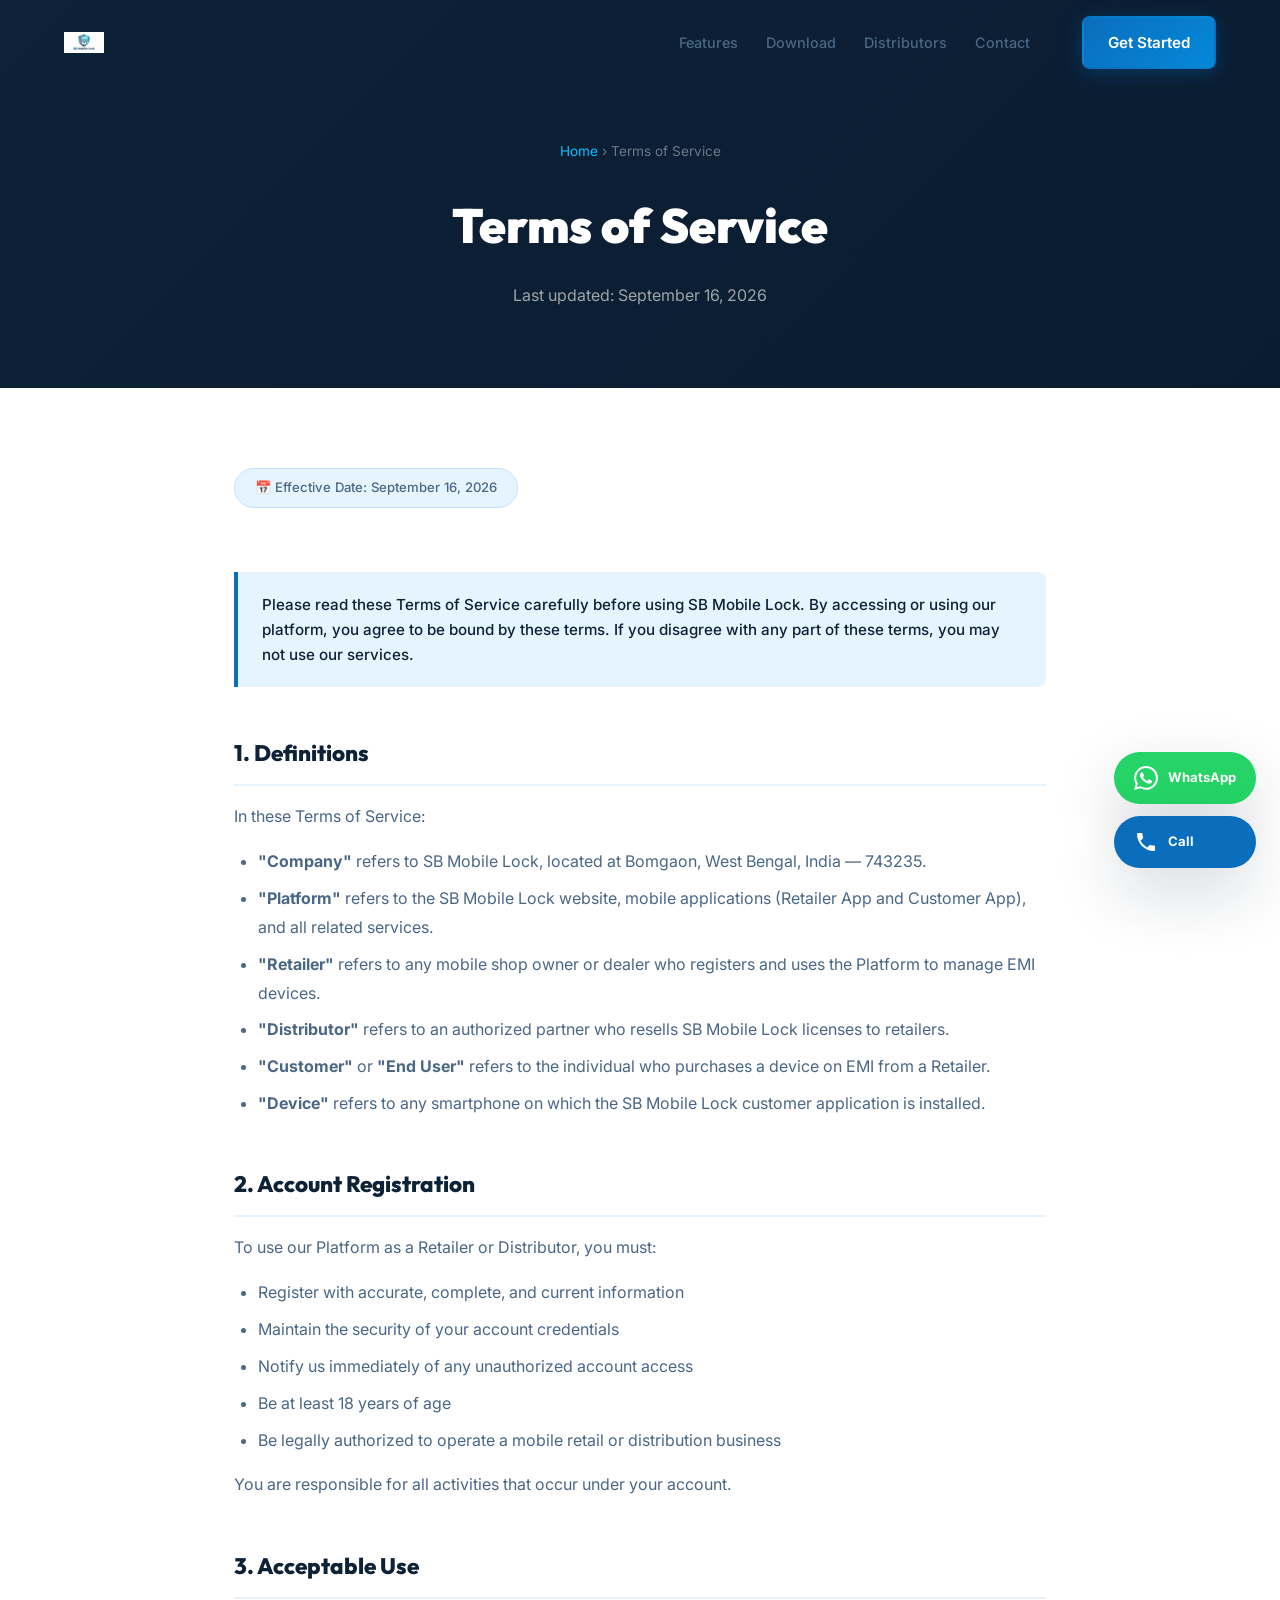
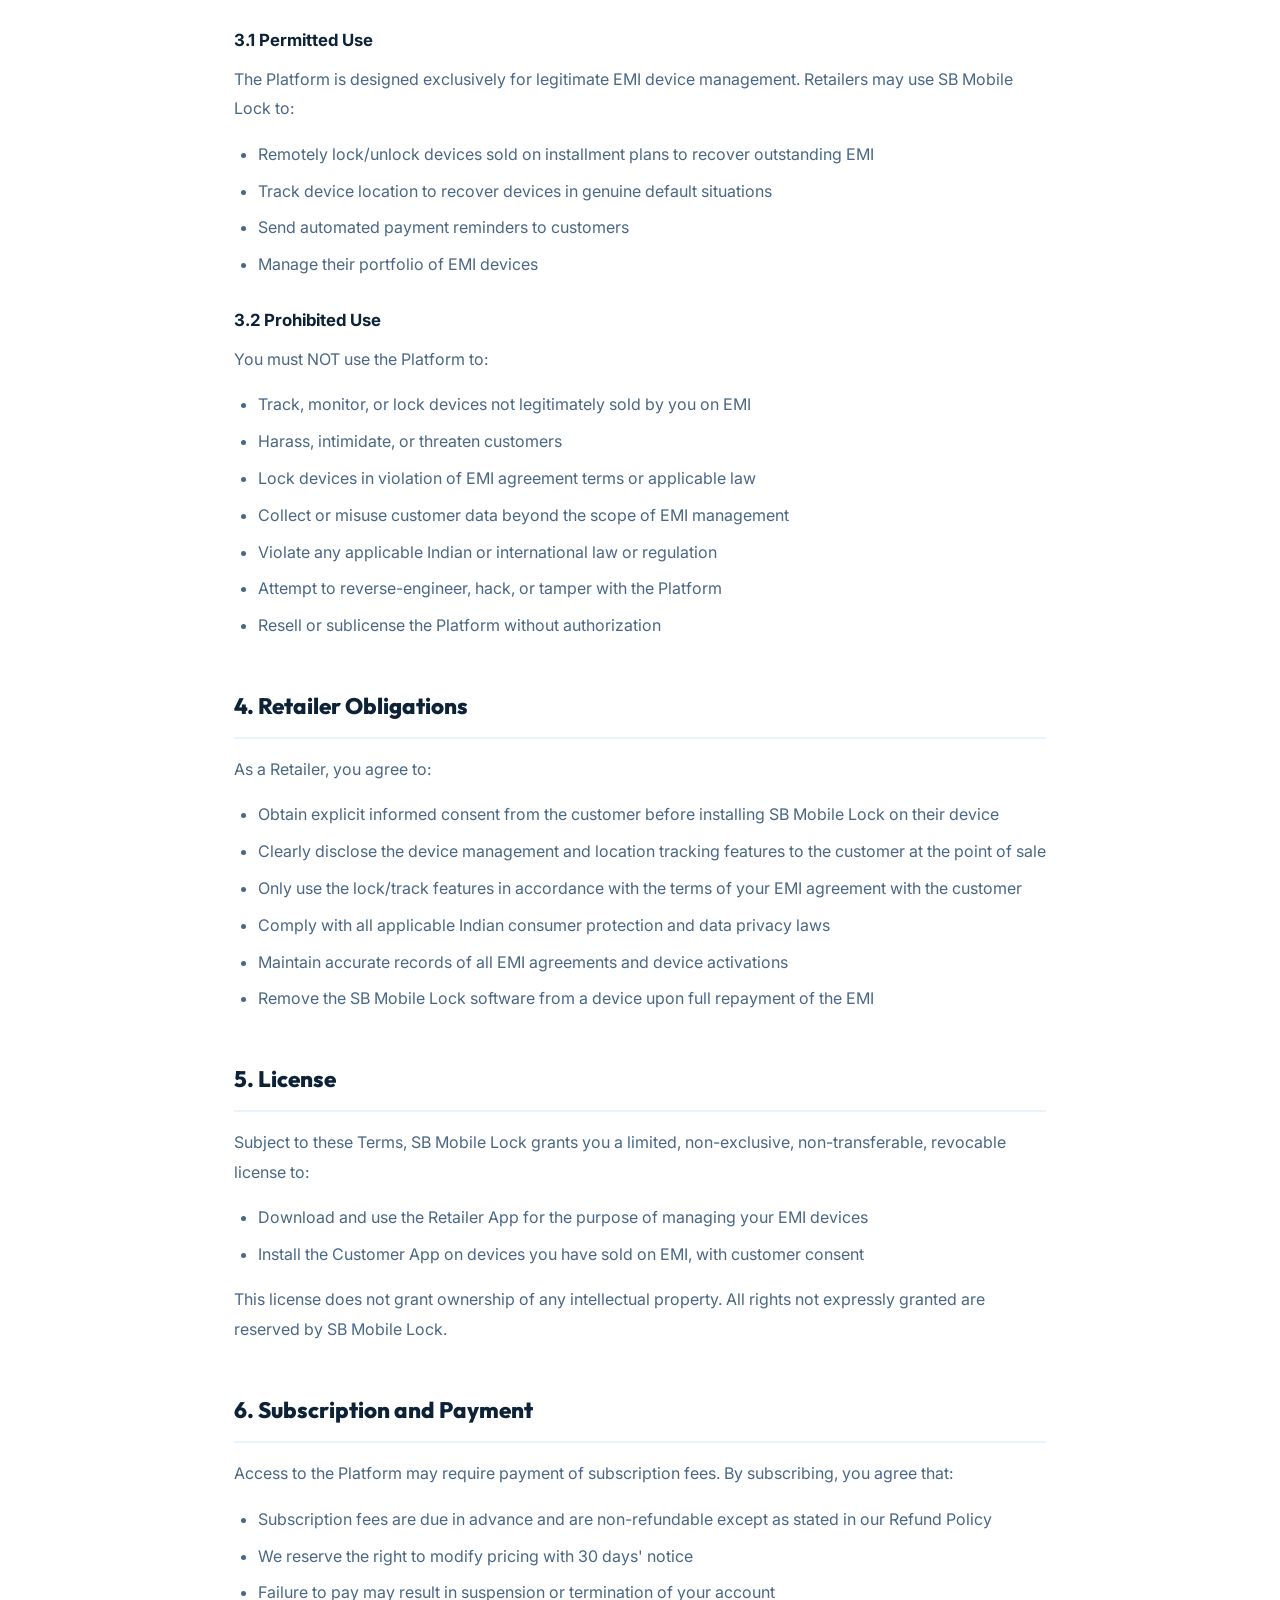
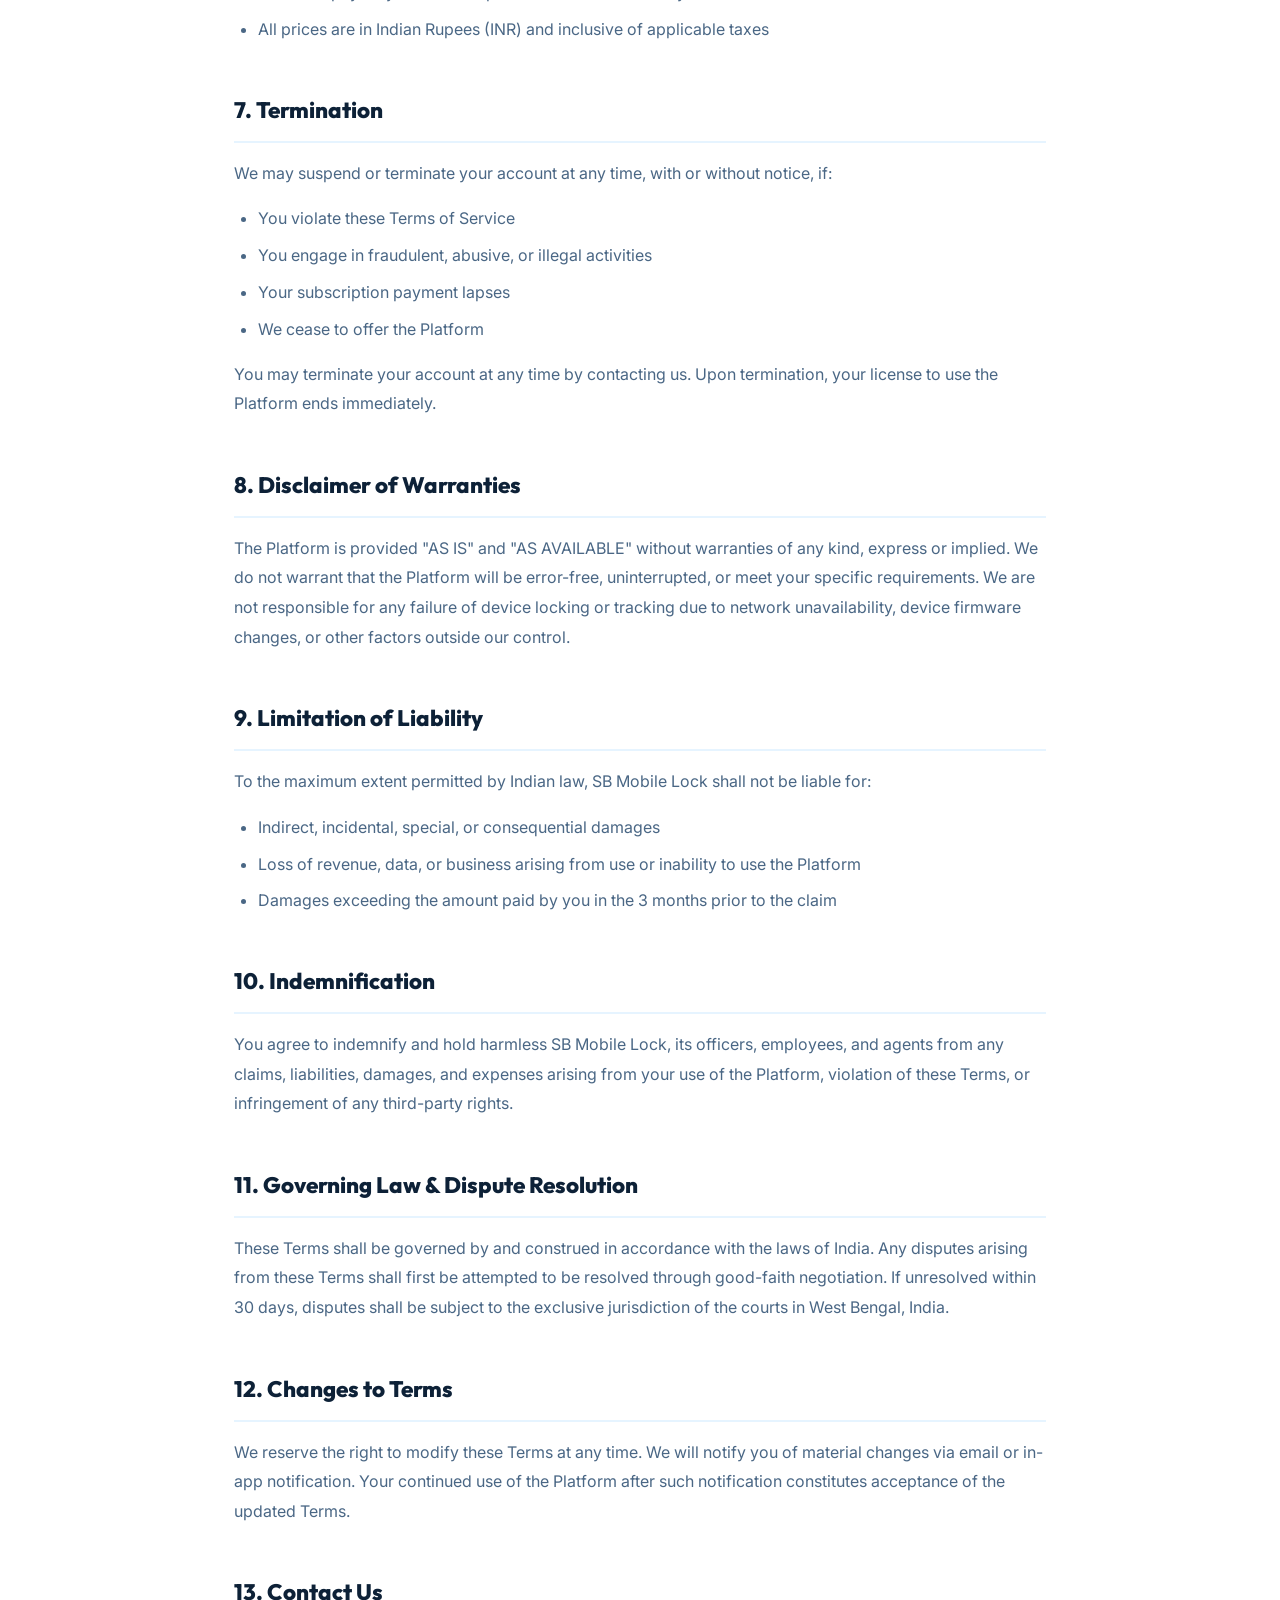
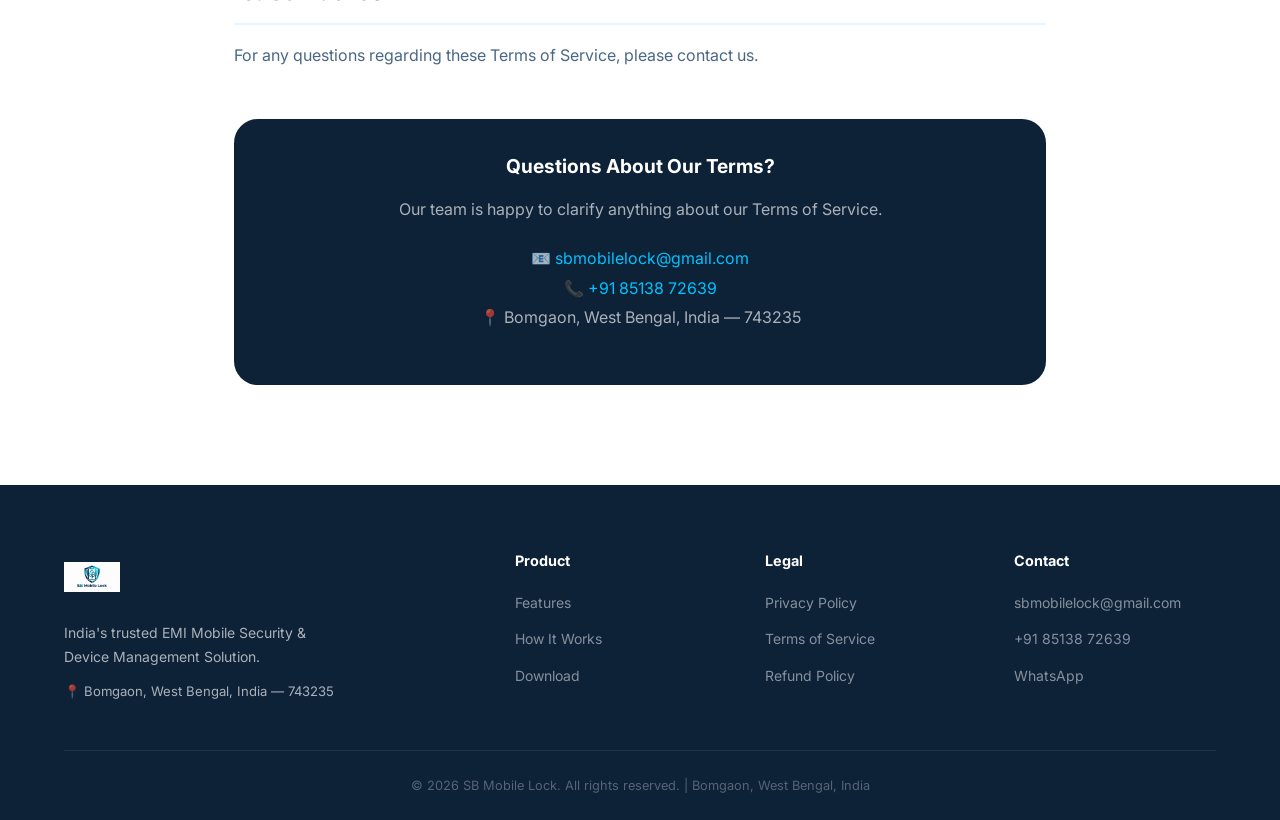
<file: terms.html>
﻿<!DOCTYPE html>
<html lang="en">
<head>
  <meta charset="UTF-8" />
  <meta name="viewport" content="width=device-width, initial-scale=1.0" />
  <title>Terms of Service — SB Mobile Lock</title>
  <meta name="description" content="Read the Terms of Service for SB Mobile Lock. These terms govern your use of our EMI mobile security and device management platform." />
  <meta name="robots" content="index, follow" />
  <link rel="canonical" href="https://sbmobilelock.in/terms.html" />
  <link rel="preconnect" href="https://fonts.googleapis.com" />
  <link rel="preconnect" href="https://fonts.gstatic.com" crossorigin />
  <link href="https://fonts.googleapis.com/css2?family=Inter:wght@300;400;500;600;700;800;900&family=Outfit:wght@400;600;700;800;900&display=swap" rel="stylesheet" />
  <link rel="stylesheet" href="css/style.css" />
  <style>
    .legal-hero {
      background: linear-gradient(135deg, var(--navy) 0%, #0a1c30 100%);
      padding: 140px 0 80px;
      text-align: center;
    }
    .legal-hero h1 {
      font-family: 'Outfit', sans-serif;
      font-size: clamp(2rem, 4vw, 3rem);
      font-weight: 900;
      color: var(--white);
      margin-bottom: 16px;
    }
    .legal-hero p { color: rgba(255,255,255,0.6); font-size: 1rem; }
    .legal-hero .breadcrumb { font-size: 0.85rem; color: rgba(255,255,255,0.4); margin-bottom: 24px; }
    .legal-hero .breadcrumb a { color: var(--cyan); }
    .legal-content { max-width: 860px; margin: 0 auto; padding: 80px 24px 100px; }
    .legal-content h2 {
      font-family: 'Outfit', sans-serif;
      font-size: 1.4rem;
      font-weight: 800;
      color: var(--navy);
      margin: 48px 0 16px;
      padding-bottom: 12px;
      border-bottom: 2px solid var(--light-blue);
    }
    .legal-content h3 { font-size: 1.05rem; font-weight: 700; color: var(--navy); margin: 28px 0 10px; }
    .legal-content p { color: var(--text-muted); line-height: 1.85; margin-bottom: 16px; }
    .legal-content ul { list-style: disc; padding-left: 24px; margin-bottom: 16px; }
    .legal-content ul li { color: var(--text-muted); line-height: 1.8; margin-bottom: 8px; }
    .legal-content a { color: var(--blue); }
    .legal-content a:hover { text-decoration: underline; }
    .legal-highlight {
      background: var(--light-blue);
      border-left: 4px solid var(--blue);
      border-radius: 0 var(--radius-sm) var(--radius-sm) 0;
      padding: 20px 24px;
      margin: 24px 0;
      font-size: 0.95rem;
      color: var(--navy);
      font-weight: 500;
    }
    .legal-updated {
      display: inline-flex;
      align-items: center;
      gap: 8px;
      background: var(--light-blue);
      border: 1px solid var(--mid-blue);
      border-radius: 999px;
      padding: 8px 20px;
      font-size: 0.82rem;
      color: var(--text-muted);
      font-weight: 500;
      margin-bottom: 40px;
    }
    .contact-box {
      background: var(--navy);
      color: white;
      border-radius: var(--radius-lg);
      padding: 32px;
      margin-top: 48px;
      text-align: center;
    }
    .contact-box h3 { color: white; margin: 0 0 12px; font-size: 1.2rem; }
    .contact-box p { color: rgba(255,255,255,0.65); margin-bottom: 20px; }
    .contact-box a { color: var(--cyan); }
  </style>
</head>
<body>

  <!-- NAVBAR -->
  <nav id="navbar" class="navbar scrolled">
    <div class="container nav-container">
      <a href="index.html" class="nav-logo">
        <img src="assets/logo.png" alt="SB Mobile Lock Logo" class="nav-logo-img" />
        <span class="nav-logo-text">SB Mobile Lock</span>
      </a>
      <ul class="nav-links" id="nav-links">
        <li><a href="index.html#features" class="nav-link">Features</a></li>
        <li><a href="index.html#download" class="nav-link">Download</a></li>
        <li><a href="index.html#distributor" class="nav-link">Distributors</a></li>
        <li><a href="index.html#contact" class="nav-link">Contact</a></li>
      </ul>
      <a href="index.html#contact" class="btn btn-primary nav-cta">Get Started</a>
      <button class="hamburger" id="hamburger" aria-label="Open menu">
        <span></span><span></span><span></span>
      </button>
    </div>
  </nav>

  <!-- HERO -->
  <div class="legal-hero">
    <div class="container">
      <p class="breadcrumb"><a href="index.html">Home</a> &rsaquo; Terms of Service</p>
      <h1>Terms of Service</h1>
      <p>Last updated: September 16, 2026</p>
    </div>
  </div>

  <!-- CONTENT -->
  <div class="legal-content">
    <div class="legal-updated">📅 Effective Date: September 16, 2026</div>

    <div class="legal-highlight">
      Please read these Terms of Service carefully before using SB Mobile Lock. By accessing or using our platform, you agree to be bound by these terms. If you disagree with any part of these terms, you may not use our services.
    </div>

    <h2>1. Definitions</h2>
    <p>In these Terms of Service:</p>
    <ul>
      <li><strong>"Company"</strong> refers to SB Mobile Lock, located at Bomgaon, West Bengal, India — 743235.</li>
      <li><strong>"Platform"</strong> refers to the SB Mobile Lock website, mobile applications (Retailer App and Customer App), and all related services.</li>
      <li><strong>"Retailer"</strong> refers to any mobile shop owner or dealer who registers and uses the Platform to manage EMI devices.</li>
      <li><strong>"Distributor"</strong> refers to an authorized partner who resells SB Mobile Lock licenses to retailers.</li>
      <li><strong>"Customer"</strong> or <strong>"End User"</strong> refers to the individual who purchases a device on EMI from a Retailer.</li>
      <li><strong>"Device"</strong> refers to any smartphone on which the SB Mobile Lock customer application is installed.</li>
    </ul>

    <h2>2. Account Registration</h2>
    <p>To use our Platform as a Retailer or Distributor, you must:</p>
    <ul>
      <li>Register with accurate, complete, and current information</li>
      <li>Maintain the security of your account credentials</li>
      <li>Notify us immediately of any unauthorized account access</li>
      <li>Be at least 18 years of age</li>
      <li>Be legally authorized to operate a mobile retail or distribution business</li>
    </ul>
    <p>You are responsible for all activities that occur under your account.</p>

    <h2>3. Acceptable Use</h2>

    <h3>3.1 Permitted Use</h3>
    <p>The Platform is designed exclusively for legitimate EMI device management. Retailers may use SB Mobile Lock to:</p>
    <ul>
      <li>Remotely lock/unlock devices sold on installment plans to recover outstanding EMI</li>
      <li>Track device location to recover devices in genuine default situations</li>
      <li>Send automated payment reminders to customers</li>
      <li>Manage their portfolio of EMI devices</li>
    </ul>

    <h3>3.2 Prohibited Use</h3>
    <p>You must NOT use the Platform to:</p>
    <ul>
      <li>Track, monitor, or lock devices not legitimately sold by you on EMI</li>
      <li>Harass, intimidate, or threaten customers</li>
      <li>Lock devices in violation of EMI agreement terms or applicable law</li>
      <li>Collect or misuse customer data beyond the scope of EMI management</li>
      <li>Violate any applicable Indian or international law or regulation</li>
      <li>Attempt to reverse-engineer, hack, or tamper with the Platform</li>
      <li>Resell or sublicense the Platform without authorization</li>
    </ul>

    <h2>4. Retailer Obligations</h2>
    <p>As a Retailer, you agree to:</p>
    <ul>
      <li>Obtain explicit informed consent from the customer before installing SB Mobile Lock on their device</li>
      <li>Clearly disclose the device management and location tracking features to the customer at the point of sale</li>
      <li>Only use the lock/track features in accordance with the terms of your EMI agreement with the customer</li>
      <li>Comply with all applicable Indian consumer protection and data privacy laws</li>
      <li>Maintain accurate records of all EMI agreements and device activations</li>
      <li>Remove the SB Mobile Lock software from a device upon full repayment of the EMI</li>
    </ul>

    <h2>5. License</h2>
    <p>Subject to these Terms, SB Mobile Lock grants you a limited, non-exclusive, non-transferable, revocable license to:</p>
    <ul>
      <li>Download and use the Retailer App for the purpose of managing your EMI devices</li>
      <li>Install the Customer App on devices you have sold on EMI, with customer consent</li>
    </ul>
    <p>This license does not grant ownership of any intellectual property. All rights not expressly granted are reserved by SB Mobile Lock.</p>

    <h2>6. Subscription and Payment</h2>
    <p>Access to the Platform may require payment of subscription fees. By subscribing, you agree that:</p>
    <ul>
      <li>Subscription fees are due in advance and are non-refundable except as stated in our Refund Policy</li>
      <li>We reserve the right to modify pricing with 30 days' notice</li>
      <li>Failure to pay may result in suspension or termination of your account</li>
      <li>All prices are in Indian Rupees (INR) and inclusive of applicable taxes</li>
    </ul>

    <h2>7. Termination</h2>
    <p>We may suspend or terminate your account at any time, with or without notice, if:</p>
    <ul>
      <li>You violate these Terms of Service</li>
      <li>You engage in fraudulent, abusive, or illegal activities</li>
      <li>Your subscription payment lapses</li>
      <li>We cease to offer the Platform</li>
    </ul>
    <p>You may terminate your account at any time by contacting us. Upon termination, your license to use the Platform ends immediately.</p>

    <h2>8. Disclaimer of Warranties</h2>
    <p>The Platform is provided "AS IS" and "AS AVAILABLE" without warranties of any kind, express or implied. We do not warrant that the Platform will be error-free, uninterrupted, or meet your specific requirements. We are not responsible for any failure of device locking or tracking due to network unavailability, device firmware changes, or other factors outside our control.</p>

    <h2>9. Limitation of Liability</h2>
    <p>To the maximum extent permitted by Indian law, SB Mobile Lock shall not be liable for:</p>
    <ul>
      <li>Indirect, incidental, special, or consequential damages</li>
      <li>Loss of revenue, data, or business arising from use or inability to use the Platform</li>
      <li>Damages exceeding the amount paid by you in the 3 months prior to the claim</li>
    </ul>

    <h2>10. Indemnification</h2>
    <p>You agree to indemnify and hold harmless SB Mobile Lock, its officers, employees, and agents from any claims, liabilities, damages, and expenses arising from your use of the Platform, violation of these Terms, or infringement of any third-party rights.</p>

    <h2>11. Governing Law & Dispute Resolution</h2>
    <p>These Terms shall be governed by and construed in accordance with the laws of India. Any disputes arising from these Terms shall first be attempted to be resolved through good-faith negotiation. If unresolved within 30 days, disputes shall be subject to the exclusive jurisdiction of the courts in West Bengal, India.</p>

    <h2>12. Changes to Terms</h2>
    <p>We reserve the right to modify these Terms at any time. We will notify you of material changes via email or in-app notification. Your continued use of the Platform after such notification constitutes acceptance of the updated Terms.</p>

    <h2>13. Contact Us</h2>
    <p>For any questions regarding these Terms of Service, please contact us.</p>

    <div class="contact-box">
      <h3>Questions About Our Terms?</h3>
      <p>Our team is happy to clarify anything about our Terms of Service.</p>
      <p>
        📧 <a href="mailto:sbmobilelock@gmail.com">sbmobilelock@gmail.com</a><br />
        📞 <a href="tel:+918513872639">+91 85138 72639</a><br />
        📍 Bomgaon, West Bengal, India — 743235
      </p>
    </div>
  </div>

  <!-- FOOTER -->
  <footer class="footer">
    <div class="container">
      <div class="footer-grid">
        <div class="footer-brand">
          <img src="assets/logo.png" alt="SB Mobile Lock" class="footer-logo" />
          <p class="footer-desc">India's trusted EMI Mobile Security & Device Management Solution.</p>
          <p class="footer-address">📍 Bomgaon, West Bengal, India — 743235</p>
        </div>
        <div class="footer-links-group">
          <h4>Product</h4>
          <ul>
            <li><a href="index.html#features">Features</a></li>
            <li><a href="index.html#how-it-works">How It Works</a></li>
            <li><a href="index.html#download">Download</a></li>
          </ul>
        </div>
        <div class="footer-links-group">
          <h4>Legal</h4>
          <ul>
            <li><a href="privacy.html">Privacy Policy</a></li>
            <li><a href="terms.html">Terms of Service</a></li>
            <li><a href="refund.html">Refund Policy</a></li>
          </ul>
        </div>
        <div class="footer-links-group">
          <h4>Contact</h4>
          <ul>
            <li><a href="mailto:sbmobilelock@gmail.com">sbmobilelock@gmail.com</a></li>
            <li><a href="tel:+918513872639">+91 85138 72639</a></li>
            <li><a href="https://wa.me/918513872639" target="_blank">WhatsApp</a></li>
          </ul>
        </div>
      </div>
      <div class="footer-bottom">
        <p>© 2026 SB Mobile Lock. All rights reserved. | Bomgaon, West Bengal, India</p>
      </div>
    </div>
  </footer>

  <div class="sticky-btns">
    <a href="https://wa.me/918513872639" target="_blank" class="sticky-btn sticky-wa" aria-label="WhatsApp">
      <svg width="24" height="24" viewBox="0 0 24 24" fill="currentColor"><path d="M17.472 14.382c-.297-.149-1.758-.867-2.03-.967-.273-.099-.471-.148-.67.15-.197.297-.767.966-.94 1.164-.173.199-.347.223-.644.075-.297-.15-1.255-.463-2.39-1.475-.883-.788-1.48-1.761-1.653-2.059-.173-.297-.018-.458.13-.606.134-.133.298-.347.446-.52.149-.174.198-.298.298-.497.099-.198.05-.371-.025-.52-.075-.149-.669-1.612-.916-2.207-.242-.579-.487-.5-.669-.51-.173-.008-.371-.01-.57-.01-.198 0-.52.074-.792.372-.272.297-1.04 1.016-1.04 2.479 0 1.462 1.065 2.875 1.213 3.074.149.198 2.096 3.2 5.077 4.487.709.306 1.262.489 1.694.625.712.227 1.36.195 1.871.118.571-.085 1.758-.719 2.006-1.413.248-.694.248-1.289.173-1.413-.074-.124-.272-.198-.57-.347m-5.421 7.403h-.004a9.87 9.87 0 01-5.031-1.378l-.361-.214-3.741.982.998-3.648-.235-.374a9.86 9.86 0 01-1.51-5.26c.001-5.45 4.436-9.884 9.888-9.884 2.64 0 5.122 1.03 6.988 2.898a9.825 9.825 0 012.893 6.994c-.003 5.45-4.437 9.884-9.885 9.884m8.413-18.297A11.815 11.815 0 0012.05 0C5.495 0 .16 5.335.157 11.892c0 2.096.547 4.142 1.588 5.945L.057 24l6.305-1.654a11.882 11.882 0 005.683 1.448h.005c6.554 0 11.89-5.335 11.893-11.893a11.821 11.821 0 00-3.48-8.413Z"/></svg>
      <span class="sticky-label">WhatsApp</span>
    </a>
    <a href="tel:+918513872639" class="sticky-btn sticky-call" aria-label="Call">
      <svg width="24" height="24" viewBox="0 0 24 24" fill="none"><path d="M6.62 10.79c1.44 2.83 3.76 5.14 6.59 6.59l2.2-2.2c.27-.27.67-.36 1.02-.24 1.12.37 2.33.57 3.57.57.55 0 1 .45 1 1V20c0 .55-.45 1-1 1-9.39 0-17-7.61-17-17 0-.55.45-1 1-1h3.5c.55 0 1 .45 1 1 0 1.25.2 2.45.57 3.57.11.35.03.74-.25 1.02l-2.2 2.2z" fill="currentColor"/></svg>
      <span class="sticky-label">Call</span>
    </a>
  </div>

  <script>
    window.addEventListener('scroll', () => {
      document.getElementById('navbar').classList.toggle('scrolled', window.scrollY > 10);
    });
    document.getElementById('hamburger').addEventListener('click', function() {
      document.getElementById('nav-links').classList.toggle('open');
    });
  </script>
</body>
</html>
</file>
<file: css/style.css>
/* =============================================
   SB MOBILE LOCK — STYLESHEET
   Author: Antigravity AI
   Colors:
     Primary Blue  : #0A6EBD
     Dark Navy     : #0D2137
     Accent Cyan   : #00C2FF
     Background    : #FFFFFF
     Light Blue    : #E6F4FF
   Fonts: Inter, Outfit (Google Fonts)
   ============================================= */

/* ── RESET & BASE ── */
*, *::before, *::after { box-sizing: border-box; margin: 0; padding: 0; }

:root {
  --blue:        #0A6EBD;
  --blue-dark:   #085FA8;
  --navy:        #0D2137;
  --navy-light:  #122847;
  --cyan:        #00C2FF;
  --cyan-glow:   rgba(0, 194, 255, 0.25);
  --white:       #FFFFFF;
  --light-blue:  #E6F4FF;
  --mid-blue:    #C2DEFF;
  --text:        #0D2137;
  --text-muted:  #4A6785;
  --border:      rgba(10, 110, 189, 0.15);
  --shadow-sm:   0 2px 8px rgba(13, 33, 55, 0.08);
  --shadow-md:   0 8px 32px rgba(13, 33, 55, 0.12);
  --shadow-lg:   0 24px 64px rgba(13, 33, 55, 0.18);
  --radius-sm:   8px;
  --radius-md:   16px;
  --radius-lg:   24px;
  --radius-xl:   36px;
  --transition:  all 0.3s cubic-bezier(0.4, 0, 0.2, 1);
}

html { scroll-behavior: smooth; font-size: 16px; }

body {
  font-family: 'Inter', 'Outfit', sans-serif;
  color: var(--text);
  background: var(--white);
  overflow-x: hidden;
  line-height: 1.65;
}

img { max-width: 100%; height: auto; display: block; }
a { text-decoration: none; color: inherit; }
ul { list-style: none; }
button { border: none; background: none; cursor: pointer; font-family: inherit; }

/* ── CONTAINER ── */
.container {
  max-width: 1200px;
  margin: 0 auto;
  padding: 0 24px;
}

/* ── TYPOGRAPHY ── */
.gradient-text {
  background: linear-gradient(135deg, var(--blue) 0%, var(--cyan) 100%);
  -webkit-background-clip: text;
  -webkit-text-fill-color: transparent;
  background-clip: text;
}

.section-tag {
  display: inline-block;
  font-size: 0.8rem;
  font-weight: 600;
  letter-spacing: 0.12em;
  text-transform: uppercase;
  color: var(--blue);
  background: rgba(10, 110, 189, 0.08);
  border: 1px solid rgba(10, 110, 189, 0.2);
  border-radius: 999px;
  padding: 6px 16px;
  margin-bottom: 20px;
}

.section-title {
  font-family: 'Outfit', sans-serif;
  font-size: clamp(2rem, 4vw, 3rem);
  font-weight: 800;
  line-height: 1.15;
  color: var(--navy);
  margin-bottom: 20px;
}

.section-sub {
  font-size: 1.1rem;
  color: var(--text-muted);
  max-width: 580px;
  margin: 0 auto;
}

.section-header {
  text-align: center;
  margin-bottom: 64px;
}

.section {
  padding: 100px 0;
}

/* ── BUTTONS ── */
.btn {
  display: inline-flex;
  align-items: center;
  gap: 8px;
  padding: 12px 24px;
  border-radius: var(--radius-sm);
  font-size: 0.95rem;
  font-weight: 600;
  cursor: pointer;
  transition: var(--transition);
  border: 2px solid transparent;
  white-space: nowrap;
}

.btn-primary {
  background: linear-gradient(135deg, var(--blue) 0%, #0588D9 100%);
  color: var(--white);
  box-shadow: 0 4px 20px rgba(10, 110, 189, 0.35);
}

.btn-primary:hover {
  background: linear-gradient(135deg, var(--blue-dark) 0%, var(--blue) 100%);
  transform: translateY(-2px);
  box-shadow: 0 8px 32px rgba(10, 110, 189, 0.45);
}

.btn-outline {
  background: transparent;
  color: var(--blue);
  border-color: var(--blue);
}

.btn-outline:hover {
  background: var(--blue);
  color: var(--white);
  transform: translateY(-2px);
  box-shadow: 0 8px 24px rgba(10, 110, 189, 0.3);
}

.btn-ghost {
  background: rgba(255,255,255,0.1);
  color: var(--navy);
  border-color: var(--border);
  backdrop-filter: blur(8px);
}

.btn-ghost:hover {
  background: var(--light-blue);
  border-color: var(--blue);
  color: var(--blue);
}

.btn-lg { padding: 14px 32px; font-size: 1rem; border-radius: var(--radius-md); }
.btn-xl { padding: 18px 48px; font-size: 1.1rem; border-radius: var(--radius-md); }
.btn-full { width: 100%; justify-content: center; }

/* ── PRELOADER ── */
#preloader {
  position: fixed;
  inset: 0;
  background: var(--navy);
  z-index: 9999;
  display: flex;
  align-items: center;
  justify-content: center;
  transition: opacity 0.5s ease, visibility 0.5s ease;
}

#preloader.hidden { opacity: 0; visibility: hidden; }

.preloader-inner { text-align: center; }

.preloader-logo img {
  width: 80px;
  height: 80px;
  object-fit: contain;
  margin: 0 auto 24px;
  animation: preloaderPulse 1.5s ease-in-out infinite;
}

@keyframes preloaderPulse {
  0%, 100% { transform: scale(1); opacity: 1; }
  50% { transform: scale(1.08); opacity: 0.8; }
}

.preloader-bar {
  width: 200px;
  height: 3px;
  background: rgba(255,255,255,0.15);
  border-radius: 999px;
  overflow: hidden;
  margin: 0 auto;
}

.preloader-fill {
  height: 100%;
  background: linear-gradient(90deg, var(--blue), var(--cyan));
  border-radius: 999px;
  animation: preloaderLoad 1.8s ease-in-out forwards;
}

@keyframes preloaderLoad {
  from { width: 0%; }
  to { width: 100%; }
}

/* ── NAVBAR ── */
.navbar {
  position: fixed;
  top: 0; left: 0; right: 0;
  z-index: 1000;
  padding: 16px 0;
  transition: var(--transition);
}

.navbar.scrolled {
  background: rgba(255, 255, 255, 0.92);
  backdrop-filter: blur(20px);
  -webkit-backdrop-filter: blur(20px);
  border-bottom: 1px solid var(--border);
  padding: 12px 0;
  box-shadow: var(--shadow-sm);
}

.nav-container {
  display: flex;
  align-items: center;
  gap: 32px;
}

.nav-logo {
  display: flex;
  align-items: center;
  gap: 10px;
  flex-shrink: 0;
}

.nav-logo-img {
  width: 40px;
  height: 40px;
  object-fit: contain;
}

.nav-logo-text {
  font-family: 'Outfit', sans-serif;
  font-size: 1.15rem;
  font-weight: 700;
  color: var(--navy);
}

.nav-links {
  display: flex;
  align-items: center;
  gap: 4px;
  margin-left: auto;
}

.nav-link {
  font-size: 0.9rem;
  font-weight: 500;
  color: var(--text-muted);
  padding: 8px 12px;
  border-radius: var(--radius-sm);
  transition: var(--transition);
}

.nav-link:hover, .nav-link.active {
  color: var(--blue);
  background: var(--light-blue);
}

.nav-cta { margin-left: 8px; }

.hamburger {
  display: none;
  flex-direction: column;
  gap: 5px;
  padding: 8px;
  margin-left: auto;
}

.hamburger span {
  display: block;
  width: 22px;
  height: 2px;
  background: var(--navy);
  border-radius: 2px;
  transition: var(--transition);
}

/* ── HERO ── */
.hero {
  min-height: 100vh;
  display: flex;
  align-items: center;
  position: relative;
  overflow: hidden;
  background: linear-gradient(135deg, #f0f8ff 0%, #e6f4ff 40%, #f0f8ff 100%);
  padding-top: 80px;
}

.hero-particles {
  position: absolute;
  inset: 0;
  pointer-events: none;
  z-index: 0;
}

.hero-glow {
  position: absolute;
  border-radius: 50%;
  filter: blur(80px);
  pointer-events: none;
  z-index: 0;
}

.hero-glow-1 {
  width: 600px; height: 600px;
  background: radial-gradient(circle, rgba(0, 194, 255, 0.12) 0%, transparent 70%);
  top: -100px; right: -100px;
  animation: glow1Float 8s ease-in-out infinite;
}

.hero-glow-2 {
  width: 400px; height: 400px;
  background: radial-gradient(circle, rgba(10, 110, 189, 0.1) 0%, transparent 70%);
  bottom: 0; left: 10%;
  animation: glow2Float 10s ease-in-out infinite reverse;
}

@keyframes glow1Float {
  0%, 100% { transform: translate(0, 0) scale(1); }
  50% { transform: translate(-30px, 30px) scale(1.1); }
}

@keyframes glow2Float {
  0%, 100% { transform: translate(0, 0) scale(1); }
  50% { transform: translate(30px, -20px) scale(1.05); }
}

.hero-container {
  position: relative;
  z-index: 1;
  display: grid;
  grid-template-columns: 1fr 1fr;
  gap: 64px;
  align-items: center;
  padding: 80px 24px;
}

.hero-badge {
  display: inline-flex;
  align-items: center;
  gap: 8px;
  background: rgba(0, 194, 255, 0.1);
  border: 1px solid rgba(0, 194, 255, 0.3);
  border-radius: 999px;
  padding: 8px 16px;
  font-size: 0.85rem;
  font-weight: 500;
  color: var(--blue);
  margin-bottom: 24px;
}

.badge-dot {
  width: 8px; height: 8px;
  background: var(--cyan);
  border-radius: 50%;
  animation: badgePulse 2s ease-in-out infinite;
}

@keyframes badgePulse {
  0%, 100% { opacity: 1; transform: scale(1); }
  50% { opacity: 0.6; transform: scale(0.8); }
}

.hero-headline {
  font-family: 'Outfit', sans-serif;
  font-size: clamp(2.5rem, 5vw, 4rem);
  font-weight: 900;
  line-height: 1.1;
  color: var(--navy);
  margin-bottom: 24px;
}

.hero-sub {
  font-size: 1.15rem;
  color: var(--text-muted);
  line-height: 1.7;
  margin-bottom: 40px;
}

.hero-actions {
  display: flex;
  flex-wrap: wrap;
  gap: 14px;
  margin-bottom: 48px;
}

.hero-stats {
  display: flex;
  align-items: center;
  gap: 0;
  padding: 20px 24px;
  background: var(--white);
  border-radius: var(--radius-md);
  border: 1px solid var(--border);
  box-shadow: var(--shadow-md);
  width: fit-content;
}

.stat-item { text-align: center; padding: 0 20px; }
.stat-num {
  display: block;
  font-family: 'Outfit', sans-serif;
  font-size: 1.6rem;
  font-weight: 800;
  color: var(--blue);
}
.stat-label { font-size: 0.8rem; color: var(--text-muted); font-weight: 500; }
.stat-divider { width: 1px; height: 40px; background: var(--border); }

/* Phone Mockup */
.hero-visual { display: flex; justify-content: center; align-items: center; }

.phone-mockup-wrap {
  position: relative;
  display: flex;
  justify-content: center;
  align-items: center;
}

.phone-glow-ring {
  position: absolute;
  width: 340px; height: 340px;
  border-radius: 50%;
  background: radial-gradient(circle, var(--cyan-glow) 0%, transparent 70%);
  animation: ringPulse 3s ease-in-out infinite;
}

@keyframes ringPulse {
  0%, 100% { transform: scale(1); opacity: 0.7; }
  50% { transform: scale(1.15); opacity: 1; }
}

.phone-mockup {
  width: 240px;
  background: var(--navy);
  border-radius: 36px;
  padding: 12px;
  box-shadow: 0 40px 80px rgba(13, 33, 55, 0.4), 0 0 0 1px rgba(0,194,255,0.2), inset 0 0 0 1px rgba(255,255,255,0.05);
  position: relative;
  z-index: 2;
}

.phone-screen {
  border-radius: 26px;
  overflow: hidden;
  aspect-ratio: 9/19;
  background: #111;
}

.phone-screenshot { width: 100%; height: 100%; object-fit: cover; }

/* Floating Cards */
.floating-card {
  position: absolute;
  background: var(--white);
  border-radius: var(--radius-md);
  padding: 12px 16px;
  display: flex;
  align-items: center;
  gap: 10px;
  box-shadow: var(--shadow-lg);
  border: 1px solid var(--border);
  z-index: 3;
  white-space: nowrap;
}

.card-lock { top: 10%; right: -80px; animation: floatCard1 4s ease-in-out infinite; }
.card-track { bottom: 20%; right: -80px; animation: floatCard2 5s ease-in-out infinite; }
.card-alert { bottom: 5%; left: -60px; animation: floatCard3 4.5s ease-in-out infinite; }

@keyframes floatCard1 {
  0%, 100% { transform: translateY(0px); }
  50% { transform: translateY(-8px); }
}
@keyframes floatCard2 {
  0%, 100% { transform: translateY(0px); }
  50% { transform: translateY(8px); }
}
@keyframes floatCard3 {
  0%, 100% { transform: translateY(0px); }
  50% { transform: translateY(-6px); }
}

.fc-icon { font-size: 1.4rem; }
.fc-text { display: flex; flex-direction: column; gap: 2px; }
.fc-title { font-size: 0.8rem; font-weight: 700; color: var(--navy); }
.fc-sub { font-size: 0.7rem; color: var(--text-muted); }

.hero-scroll-hint {
  position: absolute;
  bottom: 32px;
  left: 50%;
  transform: translateX(-50%);
  display: flex;
  flex-direction: column;
  align-items: center;
  gap: 8px;
  font-size: 0.75rem;
  color: var(--text-muted);
  animation: scrollBounce 2s ease-in-out infinite;
}

.scroll-dot {
  width: 4px; height: 4px;
  background: var(--blue);
  border-radius: 50%;
}

@keyframes scrollBounce {
  0%, 100% { transform: translateX(-50%) translateY(0); }
  50% { transform: translateX(-50%) translateY(6px); }
}

/* ── ABOUT ── */
.about-section { background: var(--white); }

.about-grid {
  display: grid;
  grid-template-columns: 1fr 1fr;
  gap: 80px;
  align-items: center;
}

.about-desc {
  color: var(--text-muted);
  font-size: 1.05rem;
  line-height: 1.8;
  margin-bottom: 16px;
}

.about-pillars {
  display: flex;
  flex-direction: column;
  gap: 16px;
  margin-top: 32px;
}

.pillar {
  display: flex;
  align-items: center;
  gap: 16px;
  padding: 16px 20px;
  background: var(--light-blue);
  border-radius: var(--radius-md);
  border: 1px solid var(--mid-blue);
  transition: var(--transition);
}

.pillar:hover { background: #d0e9ff; transform: translateX(4px); }

.pillar-icon { font-size: 1.5rem; flex-shrink: 0; }

.pillar strong {
  display: block;
  font-size: 0.95rem;
  font-weight: 700;
  color: var(--navy);
  margin-bottom: 2px;
}

.pillar span { font-size: 0.85rem; color: var(--text-muted); }

.about-screens { position: relative; }

.screen-stack {
  position: relative;
  display: flex;
  justify-content: center;
  height: 500px;
}

.screen-img {
  border-radius: var(--radius-lg);
  box-shadow: var(--shadow-lg);
  object-fit: cover;
  position: absolute;
}

.screen-main {
  width: 240px;
  z-index: 2;
  top: 0; left: 50%;
  transform: translateX(-50%);
  border: 4px solid var(--white);
  animation: screenFloat 5s ease-in-out infinite;
}

.screen-back {
  width: 200px;
  z-index: 1;
  top: 40px; left: 55%;
  opacity: 0.7;
  filter: blur(1px);
}

@keyframes screenFloat {
  0%, 100% { transform: translateX(-50%) translateY(0); }
  50% { transform: translateX(-50%) translateY(-12px); }
}

/* ── PROBLEM & SOLUTION ── */
.ps-section {
  background: linear-gradient(135deg, var(--light-blue) 0%, var(--white) 50%, var(--light-blue) 100%);
}

.ps-grid {
  display: grid;
  grid-template-columns: 1fr auto 1fr;
  gap: 32px;
  align-items: start;
}

.ps-col-header {
  display: flex;
  align-items: center;
  gap: 12px;
  margin-bottom: 24px;
  padding: 16px 20px;
  border-radius: var(--radius-md);
}

.problem-header { background: rgba(239, 68, 68, 0.08); border: 1px solid rgba(239, 68, 68, 0.2); }
.solution-header { background: rgba(10, 110, 189, 0.08); border: 1px solid rgba(10, 110, 189, 0.2); }

.ps-col-header h3 {
  font-size: 1.1rem;
  font-weight: 700;
  color: var(--navy);
}

.ps-col-icon { font-size: 1.4rem; }

.ps-items { display: flex; flex-direction: column; gap: 12px; }

.ps-item {
  display: flex;
  align-items: center;
  gap: 14px;
  padding: 16px 20px;
  border-radius: var(--radius-md);
  transition: var(--transition);
}

.problem-item {
  background: var(--white);
  border: 1px solid rgba(239, 68, 68, 0.15);
  color: var(--text-muted);
}

.problem-item:hover { background: rgba(239, 68, 68, 0.04); transform: translateX(-4px); }

.solution-item {
  background: var(--white);
  border: 1px solid var(--border);
}

.solution-item:hover { background: var(--light-blue); transform: translateX(4px); }

.solution-item strong {
  display: block;
  font-size: 0.9rem;
  font-weight: 700;
  color: var(--navy);
  margin-bottom: 2px;
}

.solution-item p { font-size: 0.82rem; color: var(--text-muted); }

.ps-item-icon { font-size: 1.2rem; flex-shrink: 0; }

.ps-arrow {
  display: flex;
  align-items: center;
  justify-content: center;
  padding-top: 80px;
}

.arrow-circle {
  width: 56px; height: 56px;
  border-radius: 50%;
  background: linear-gradient(135deg, var(--blue), var(--cyan));
  display: flex;
  align-items: center;
  justify-content: center;
  color: var(--white);
  box-shadow: 0 8px 24px rgba(10, 110, 189, 0.4);
  animation: arrowPulse 2s ease-in-out infinite;
}

@keyframes arrowPulse {
  0%, 100% { transform: scale(1); box-shadow: 0 8px 24px rgba(10, 110, 189, 0.4); }
  50% { transform: scale(1.08); box-shadow: 0 12px 32px rgba(10, 110, 189, 0.6); }
}

/* ── FEATURES ── */
.features-section {
  background: var(--navy);
  position: relative;
  overflow: hidden;
}

.features-section::before {
  content: '';
  position: absolute;
  inset: 0;
  background: url("data:image/svg+xml,%3Csvg width='60' height='60' viewBox='0 0 60 60' xmlns='http://www.w3.org/2000/svg'%3E%3Cg fill='none' fill-rule='evenodd'%3E%3Cg fill='%2300C2FF' fill-opacity='0.03'%3E%3Cpath d='M36 34v-4h-2v4h-4v2h4v4h2v-4h4v-2h-4zm0-30V0h-2v4h-4v2h4v4h2V6h4V4h-4zM6 34v-4H4v4H0v2h4v4h2v-4h4v-2H6zM6 4V0H4v4H0v2h4v4h2V6h4V4H6z'/%3E%3C/g%3E%3C/g%3E%3C/svg%3E");
  pointer-events: none;
}

.features-section .section-tag { color: var(--cyan); border-color: rgba(0,194,255,0.3); background: rgba(0,194,255,0.08); }
.features-section .section-title { color: var(--white); }
.features-section .section-sub { color: rgba(255,255,255,0.65); }

.features-grid {
  display: grid;
  grid-template-columns: repeat(auto-fill, minmax(280px, 1fr));
  gap: 20px;
}

.feature-card {
  background: rgba(255, 255, 255, 0.04);
  border: 1px solid rgba(255, 255, 255, 0.08);
  border-radius: var(--radius-lg);
  padding: 28px;
  transition: var(--transition);
  position: relative;
  overflow: hidden;
  cursor: default;
}

.feature-card::before {
  content: '';
  position: absolute;
  inset: 0;
  background: linear-gradient(135deg, rgba(0,194,255,0.05) 0%, transparent 60%);
  opacity: 0;
  transition: var(--transition);
}

.feature-card:hover {
  background: rgba(255, 255, 255, 0.07);
  border-color: rgba(0, 194, 255, 0.25);
  transform: translateY(-6px);
  box-shadow: 0 20px 48px rgba(0, 0, 0, 0.3);
}

.feature-card:hover::before { opacity: 1; }

.fc-icon-wrap {
  width: 52px; height: 52px;
  border-radius: var(--radius-md);
  background: rgba(255,255,255,0.06);
  border: 1px solid rgba(255,255,255,0.1);
  display: flex;
  align-items: center;
  justify-content: center;
  margin-bottom: 20px;
  color: var(--icon-color, var(--cyan));
  transition: var(--transition);
}

.feature-card:hover .fc-icon-wrap {
  background: rgba(255,255,255,0.1);
  box-shadow: 0 0 20px var(--icon-color, var(--cyan-glow));
}

.feature-card h3 {
  font-size: 1rem;
  font-weight: 700;
  color: var(--white);
  margin-bottom: 10px;
}

.feature-card p {
  font-size: 0.875rem;
  color: rgba(255, 255, 255, 0.55);
  line-height: 1.65;
}

/* ── HOW IT WORKS ── */
.hiw-section { background: var(--white); }

.hiw-timeline {
  display: grid;
  grid-template-columns: repeat(4, 1fr);
  gap: 0;
  position: relative;
}

.hiw-step {
  position: relative;
  display: flex;
  flex-direction: column;
  align-items: center;
  text-align: center;
  padding: 0 16px;
}

.step-num {
  font-family: 'Outfit', sans-serif;
  font-size: 3.5rem;
  font-weight: 900;
  color: rgba(10, 110, 189, 0.1);
  line-height: 1;
  margin-bottom: 12px;
}

.step-connector {
  position: absolute;
  top: 24px;
  left: 50%;
  width: 100%;
  height: 2px;
  background: linear-gradient(90deg, var(--blue), var(--cyan));
  z-index: 0;
}

.step-content {
  background: var(--white);
  border: 1px solid var(--border);
  border-radius: var(--radius-lg);
  padding: 28px 24px;
  position: relative;
  z-index: 1;
  transition: var(--transition);
  width: 100%;
}

.hiw-step:hover .step-content {
  border-color: var(--blue);
  box-shadow: var(--shadow-md);
  transform: translateY(-4px);
}

.step-icon { font-size: 2rem; margin-bottom: 16px; }

.step-content h3 {
  font-size: 1rem;
  font-weight: 700;
  color: var(--navy);
  margin-bottom: 10px;
}

.step-content p { font-size: 0.875rem; color: var(--text-muted); line-height: 1.65; }

/* ── SCREENSHOTS ── */
.screenshots-section { background: var(--light-blue); }

.screenshots-grid {
  display: grid;
  grid-template-columns: repeat(auto-fill, minmax(200px, 1fr));
  gap: 16px;
}

.screenshot-thumb {
  position: relative;
  border-radius: var(--radius-md);
  overflow: hidden;
  cursor: pointer;
  aspect-ratio: 9/19;
  box-shadow: var(--shadow-md);
  transition: var(--transition);
}

.screenshot-thumb:hover { transform: translateY(-6px) scale(1.02); box-shadow: var(--shadow-lg); }
.screenshot-thumb img { width: 100%; height: 100%; object-fit: cover; transition: var(--transition); }
.screenshot-thumb:hover img { transform: scale(1.04); }

.thumb-overlay {
  position: absolute;
  inset: 0;
  background: linear-gradient(to top, rgba(13,33,55,0.8) 0%, transparent 50%);
  display: flex;
  align-items: flex-end;
  padding: 14px;
  opacity: 0;
  transition: var(--transition);
}

.screenshot-thumb:hover .thumb-overlay { opacity: 1; }

.thumb-overlay span {
  font-size: 0.8rem;
  font-weight: 600;
  color: var(--white);
}

/* Lightbox */
.lightbox {
  position: fixed;
  inset: 0;
  background: rgba(0, 0, 0, 0.9);
  z-index: 9000;
  display: none;
  align-items: center;
  justify-content: center;
  backdrop-filter: blur(8px);
}

.lightbox.active { display: flex; }

.lightbox-img {
  max-height: 90vh;
  max-width: 90vw;
  border-radius: var(--radius-md);
  box-shadow: 0 40px 100px rgba(0,0,0,0.5);
  object-fit: contain;
}

.lightbox-close, .lightbox-prev, .lightbox-next {
  position: fixed;
  background: rgba(255,255,255,0.1);
  color: var(--white);
  border: 1px solid rgba(255,255,255,0.2);
  border-radius: 50%;
  width: 48px; height: 48px;
  display: flex;
  align-items: center;
  justify-content: center;
  font-size: 1.5rem;
  cursor: pointer;
  transition: var(--transition);
}

.lightbox-close { top: 24px; right: 24px; }
.lightbox-prev { left: 24px; top: 50%; transform: translateY(-50%); }
.lightbox-next { right: 24px; top: 50%; transform: translateY(-50%); }

.lightbox-close:hover, .lightbox-prev:hover, .lightbox-next:hover {
  background: rgba(255,255,255,0.2);
}

/* ── DISTRIBUTOR ── */
.distributor-section {
  background: linear-gradient(135deg, var(--navy) 0%, #0a1c30 50%, var(--navy-light) 100%);
  position: relative;
  overflow: hidden;
}

.distributor-section::before {
  content: '';
  position: absolute;
  width: 600px; height: 600px;
  border-radius: 50%;
  background: radial-gradient(circle, var(--cyan-glow) 0%, transparent 70%);
  top: -200px; right: -100px;
  pointer-events: none;
}

.distributor-inner {
  text-align: center;
  position: relative;
  z-index: 1;
}

.distributor-benefits {
  display: grid;
  grid-template-columns: repeat(4, 1fr);
  gap: 20px;
  margin: 48px 0;
}

.benefit-card {
  background: rgba(255,255,255,0.05);
  border: 1px solid rgba(255,255,255,0.1);
  border-radius: var(--radius-lg);
  padding: 28px 20px;
  text-align: center;
  transition: var(--transition);
}

.benefit-card:hover {
  background: rgba(255,255,255,0.08);
  border-color: rgba(0, 194, 255, 0.3);
  transform: translateY(-6px);
}

.benefit-icon { font-size: 2rem; margin-bottom: 16px; }

.benefit-card h4 {
  font-size: 0.95rem;
  font-weight: 700;
  color: var(--white);
  margin-bottom: 10px;
}

.benefit-card p { font-size: 0.82rem; color: rgba(255,255,255,0.55); line-height: 1.65; }

/* ── OFFER ── */
.offer-section {
  background: linear-gradient(135deg, var(--light-blue) 0%, #d0ecff 100%);
}

.offer-banner {
  text-align: center;
  padding: 64px 40px;
  background: var(--white);
  border-radius: var(--radius-xl);
  border: 2px solid var(--mid-blue);
  box-shadow: var(--shadow-lg);
  position: relative;
  overflow: hidden;
}

.offer-banner::before {
  content: '';
  position: absolute;
  top: -50px; right: -50px;
  width: 300px; height: 300px;
  background: radial-gradient(circle, rgba(0,194,255,0.12) 0%, transparent 70%);
  pointer-events: none;
}

.offer-tag {
  display: inline-block;
  background: linear-gradient(135deg, var(--blue), var(--cyan));
  color: var(--white);
  font-size: 0.8rem;
  font-weight: 700;
  padding: 8px 20px;
  border-radius: 999px;
  margin-bottom: 24px;
  letter-spacing: 0.05em;
}

.offer-title {
  font-family: 'Outfit', sans-serif;
  font-size: clamp(2rem, 4vw, 3rem);
  font-weight: 900;
  line-height: 1.2;
  color: var(--navy);
  margin-bottom: 20px;
}

.offer-num {
  color: var(--blue);
  background: var(--light-blue);
  border-radius: var(--radius-sm);
  padding: 2px 12px;
}

.offer-free {
  background: linear-gradient(135deg, var(--blue), var(--cyan));
  -webkit-background-clip: text;
  -webkit-text-fill-color: transparent;
  background-clip: text;
}

.offer-sub {
  font-size: 1.05rem;
  color: var(--text-muted);
  max-width: 560px;
  margin: 0 auto 36px;
}

.offer-note {
  margin-top: 16px;
  font-size: 0.8rem;
  color: var(--text-muted);
}

/* ── DOWNLOAD ── */
.download-section { background: var(--white); }

.download-grid {
  display: grid;
  grid-template-columns: 1fr 1fr;
  gap: 32px;
  max-width: 800px;
  margin: 0 auto;
}

.download-card {
  background: var(--white);
  border: 1px solid var(--border);
  border-radius: var(--radius-xl);
  padding: 40px 36px;
  text-align: center;
  transition: var(--transition);
  box-shadow: var(--shadow-sm);
}

.download-card:hover {
  border-color: var(--blue);
  box-shadow: var(--shadow-lg);
  transform: translateY(-8px);
}

.dl-icon { font-size: 3rem; margin-bottom: 16px; }

.download-card h3 {
  font-family: 'Outfit', sans-serif;
  font-size: 1.4rem;
  font-weight: 800;
  color: var(--navy);
  margin-bottom: 12px;
}

.dl-desc { font-size: 0.9rem; color: var(--text-muted); margin-bottom: 24px; }

.dl-features {
  text-align: left;
  margin-bottom: 28px;
  display: flex;
  flex-direction: column;
  gap: 8px;
}

.dl-features li { font-size: 0.875rem; color: var(--text-muted); font-weight: 500; }

/* ── FAQ ── */
.faq-section { background: var(--light-blue); }

.faq-list {
  max-width: 800px;
  margin: 0 auto;
  display: flex;
  flex-direction: column;
  gap: 12px;
}

.faq-item {
  background: var(--white);
  border: 1px solid var(--border);
  border-radius: var(--radius-md);
  overflow: hidden;
  transition: var(--transition);
}

.faq-item.open { border-color: var(--blue); box-shadow: var(--shadow-md); }

.faq-question {
  width: 100%;
  display: flex;
  align-items: center;
  justify-content: space-between;
  padding: 20px 24px;
  font-size: 1rem;
  font-weight: 600;
  color: var(--navy);
  text-align: left;
  transition: var(--transition);
  gap: 16px;
}

.faq-question:hover { color: var(--blue); }

.faq-arrow {
  font-size: 1.5rem;
  color: var(--blue);
  transition: transform 0.3s ease;
  flex-shrink: 0;
  line-height: 1;
}

.faq-item.open .faq-arrow { transform: rotate(90deg); }

.faq-answer {
  max-height: 0;
  overflow: hidden;
  transition: max-height 0.4s ease;
}

.faq-item.open .faq-answer { max-height: 300px; }

.faq-answer p {
  padding: 0 24px 20px;
  font-size: 0.9rem;
  color: var(--text-muted);
  line-height: 1.75;
}

/* ── CONTACT ── */
.contact-section { background: var(--white); }

.contact-grid {
  display: grid;
  grid-template-columns: 1fr 1.4fr;
  gap: 64px;
  align-items: start;
}

.contact-info { display: flex; flex-direction: column; gap: 16px; }

.contact-card {
  display: flex;
  align-items: center;
  gap: 16px;
  padding: 20px 24px;
  background: var(--light-blue);
  border: 1px solid var(--mid-blue);
  border-radius: var(--radius-md);
  transition: var(--transition);
}

.contact-card:hover { background: #d0e9ff; border-color: var(--blue); }

.contact-icon { font-size: 1.6rem; flex-shrink: 0; }
.contact-card h4 { font-size: 0.85rem; font-weight: 700; color: var(--navy); margin-bottom: 4px; }
.contact-card a, .contact-card p { font-size: 0.9rem; color: var(--blue); font-weight: 500; }
.contact-card p { color: var(--text-muted); }

.contact-social { display: flex; gap: 12px; margin-top: 8px; flex-wrap: wrap; }

.social-btn {
  display: inline-flex;
  align-items: center;
  gap: 8px;
  padding: 12px 20px;
  border-radius: var(--radius-md);
  font-size: 0.9rem;
  font-weight: 600;
  transition: var(--transition);
}

.whatsapp-btn { background: #25D366; color: var(--white); }
.whatsapp-btn:hover { background: #1eb857; transform: translateY(-2px); box-shadow: 0 8px 20px rgba(37,211,102,0.3); }

.email-btn { background: var(--light-blue); color: var(--blue); border: 1px solid var(--mid-blue); }
.email-btn:hover { background: var(--blue); color: var(--white); transform: translateY(-2px); }

/* Contact Form */
.contact-form {
  background: var(--white);
  border: 1px solid var(--border);
  border-radius: var(--radius-xl);
  padding: 40px;
  box-shadow: var(--shadow-md);
}

.contact-form h3 {
  font-family: 'Outfit', sans-serif;
  font-size: 1.5rem;
  font-weight: 800;
  color: var(--navy);
  margin-bottom: 28px;
}

.form-group { margin-bottom: 20px; }

.form-group label {
  display: block;
  font-size: 0.85rem;
  font-weight: 600;
  color: var(--navy);
  margin-bottom: 8px;
}

.form-group input, .form-group select, .form-group textarea {
  width: 100%;
  padding: 12px 16px;
  border: 1px solid var(--border);
  border-radius: var(--radius-sm);
  font-size: 0.9rem;
  font-family: inherit;
  color: var(--text);
  background: var(--white);
  transition: var(--transition);
  outline: none;
}

.form-group input:focus, .form-group select:focus, .form-group textarea:focus {
  border-color: var(--blue);
  box-shadow: 0 0 0 3px rgba(10, 110, 189, 0.1);
}

.form-group textarea { resize: vertical; }

/* ── FOOTER ── */
.footer {
  background: var(--navy);
  color: rgba(255,255,255,0.65);
  padding: 64px 0 0;
}

.footer-grid {
  display: grid;
  grid-template-columns: 2fr 1fr 1fr 1fr;
  gap: 48px;
  padding-bottom: 48px;
  border-bottom: 1px solid rgba(255,255,255,0.08);
}

.footer-logo {
  width: 56px;
  height: 56px;
  object-fit: contain;
  margin-bottom: 16px;
}

.footer-desc {
  font-size: 0.875rem;
  line-height: 1.7;
  max-width: 280px;
  margin-bottom: 12px;
}

.footer-address { font-size: 0.82rem; }

.footer-links-group h4 {
  font-size: 0.9rem;
  font-weight: 700;
  color: var(--white);
  margin-bottom: 16px;
}

.footer-links-group ul { display: flex; flex-direction: column; gap: 10px; }

.footer-links-group a {
  font-size: 0.875rem;
  color: rgba(255,255,255,0.5);
  transition: var(--transition);
}

.footer-links-group a:hover { color: var(--cyan); }

.footer-bottom {
  padding: 24px 0;
  text-align: center;
  font-size: 0.8rem;
  color: rgba(255,255,255,0.3);
}

/* ── STICKY BUTTONS ── */
.sticky-btns {
  position: fixed;
  bottom: 32px;
  right: 24px;
  display: flex;
  flex-direction: column;
  gap: 12px;
  z-index: 900;
}

.sticky-btn {
  display: flex;
  align-items: center;
  gap: 10px;
  padding: 14px 20px;
  border-radius: 999px;
  font-size: 0.875rem;
  font-weight: 700;
  color: var(--white);
  box-shadow: var(--shadow-lg);
  transition: var(--transition);
  transform: translateX(0);
}

.sticky-wa { background: #25D366; }
.sticky-wa:hover { background: #1eb857; transform: translateX(-4px) scale(1.04); }

.sticky-call { background: var(--blue); }
.sticky-call:hover { background: var(--blue-dark); transform: translateX(-4px) scale(1.04); }

.sticky-label { font-size: 0.82rem; white-space: nowrap; }

/* Back to top */
.back-to-top {
  position: fixed;
  bottom: 32px;
  left: 24px;
  width: 44px; height: 44px;
  border-radius: 50%;
  background: var(--blue);
  color: var(--white);
  font-size: 1.2rem;
  display: flex;
  align-items: center;
  justify-content: center;
  box-shadow: var(--shadow-md);
  opacity: 0;
  visibility: hidden;
  transition: var(--transition);
  z-index: 900;
}

.back-to-top.visible { opacity: 1; visibility: visible; }
.back-to-top:hover { background: var(--blue-dark); transform: translateY(-3px); }

/* ── REVEAL ANIMATIONS ── */
.reveal {
  opacity: 0;
  transform: translateY(30px);
  transition: opacity 0.7s ease, transform 0.7s ease;
}

.reveal.visible { opacity: 1; transform: translateY(0); }

.reveal-delay-1 { transition-delay: 0.15s; }
.reveal-delay-2 { transition-delay: 0.3s; }
.reveal-delay-3 { transition-delay: 0.45s; }
.reveal-delay-4 { transition-delay: 0.6s; }

/* ── RESPONSIVE ── */
@media (max-width: 1024px) {
  .hiw-timeline { grid-template-columns: repeat(2, 1fr); gap: 24px; }
  .step-connector { display: none; }
  .distributor-benefits { grid-template-columns: repeat(2, 1fr); }
  .footer-grid { grid-template-columns: 1fr 1fr; }
  .ps-grid { grid-template-columns: 1fr; gap: 24px; }
  .ps-arrow { display: none; }
}

@media (max-width: 768px) {
  .section { padding: 72px 0; }
  .hero-container { grid-template-columns: 1fr; padding: 60px 24px; }
  .hero-visual { display: none; }
  .about-grid { grid-template-columns: 1fr; gap: 40px; }
  .about-screens { display: none; }
  .contact-grid { grid-template-columns: 1fr; gap: 40px; }
  .download-grid { grid-template-columns: 1fr; }
  .distributor-benefits { grid-template-columns: 1fr; }
  .hiw-timeline { grid-template-columns: 1fr; }
  .features-grid { grid-template-columns: 1fr; }
  .hero-actions { flex-direction: column; align-items: flex-start; }
  .nav-links { display: none; }
  .nav-links.open {
    display: flex;
    flex-direction: column;
    position: fixed;
    inset: 0;
    top: 70px;
    background: rgba(255,255,255,0.97);
    backdrop-filter: blur(20px);
    padding: 32px 24px;
    gap: 8px;
    z-index: 999;
  }
  .nav-links.open .nav-link { font-size: 1.2rem; padding: 16px; }
  .hamburger { display: flex; }
  .nav-cta { display: none; }
  .sticky-label { display: none; }
  .sticky-btn { padding: 14px; }
  .footer-grid { grid-template-columns: 1fr; gap: 32px; }
  .card-lock, .card-track, .card-alert { display: none; }
  .hero-stats { display: none; }
}

@media (max-width: 480px) {
  .screenshots-grid { grid-template-columns: repeat(2, 1fr); }
  .contact-form { padding: 24px; }
  .offer-banner { padding: 40px 24px; }
}

/* ── PARTICLES (JS-generated) ── */
.particle {
  position: absolute;
  border-radius: 50%;
  pointer-events: none;
  animation: particleDrift linear infinite;
  opacity: 0;
}

@keyframes particleDrift {
  0% { transform: translateY(100vh) scale(0); opacity: 0; }
  10% { opacity: 0.6; }
  90% { opacity: 0.3; }
  100% { transform: translateY(-100px) scale(1); opacity: 0; }
}
</file>
